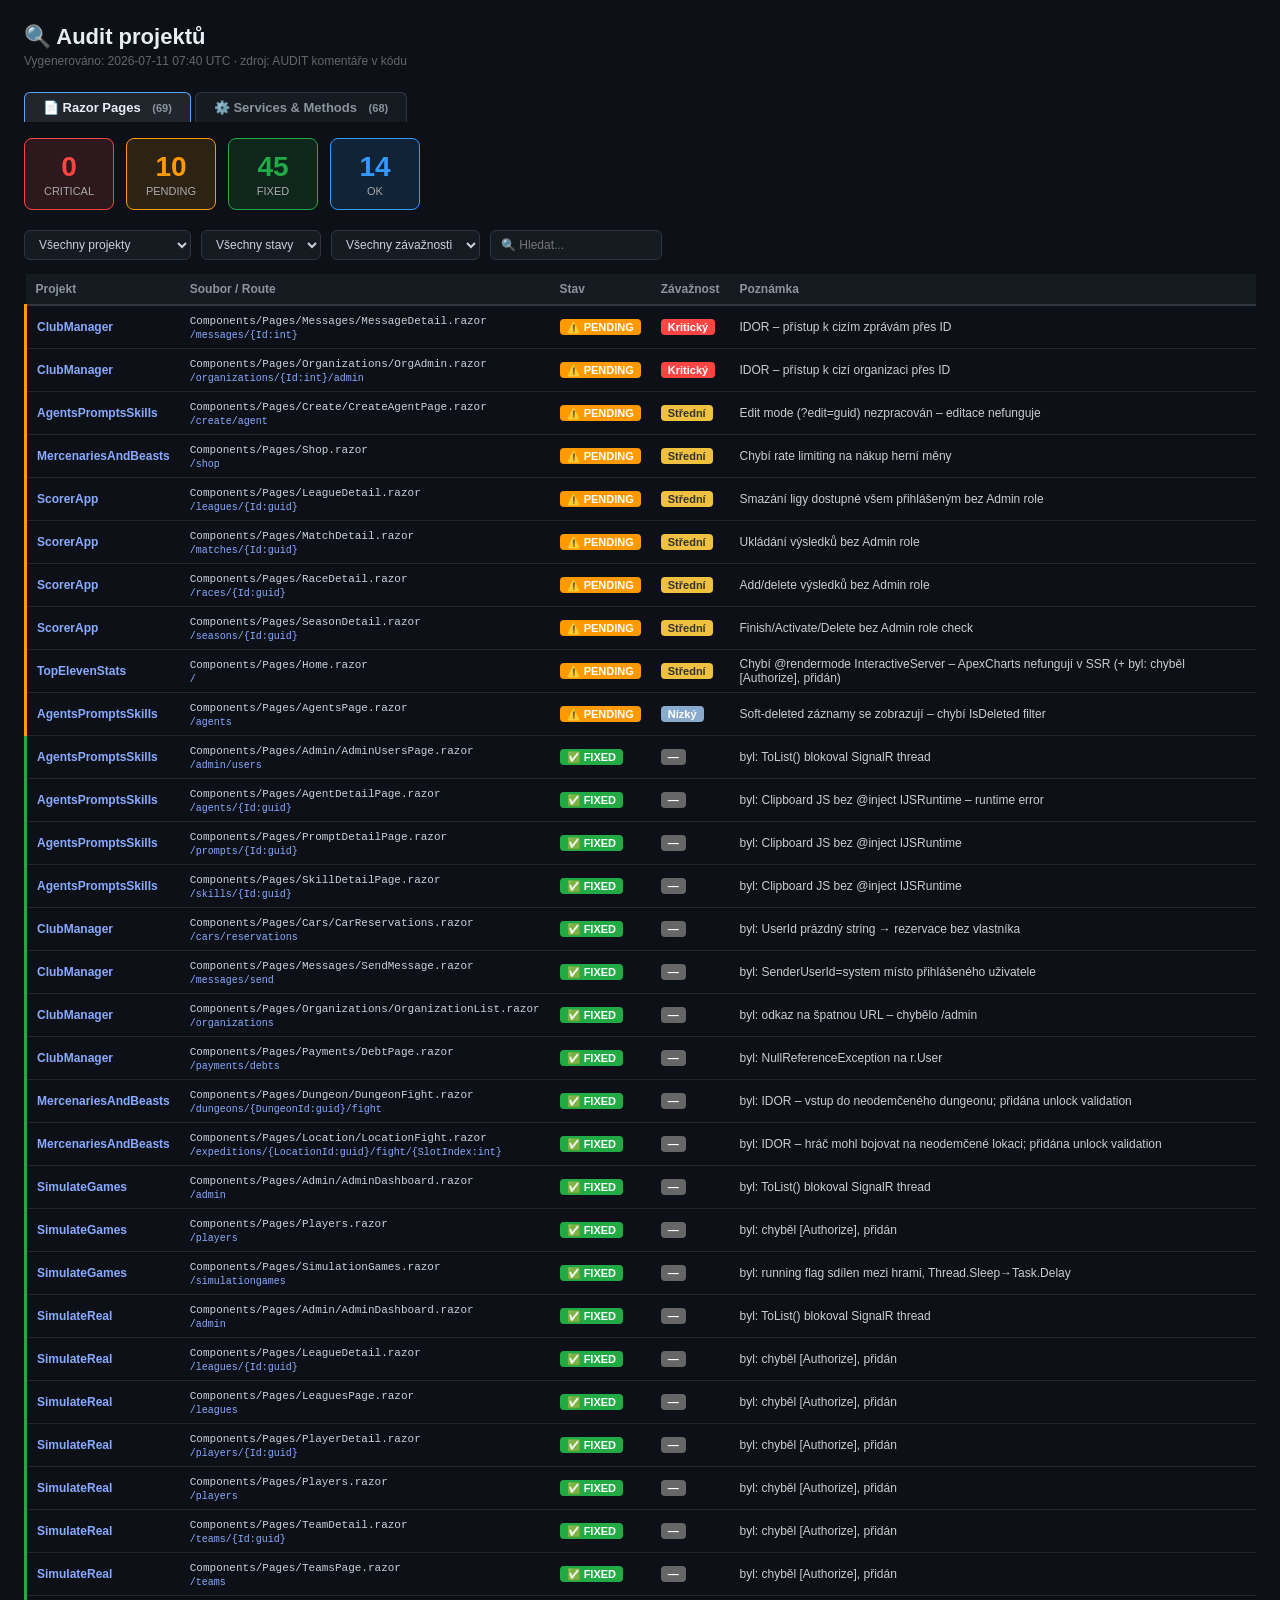
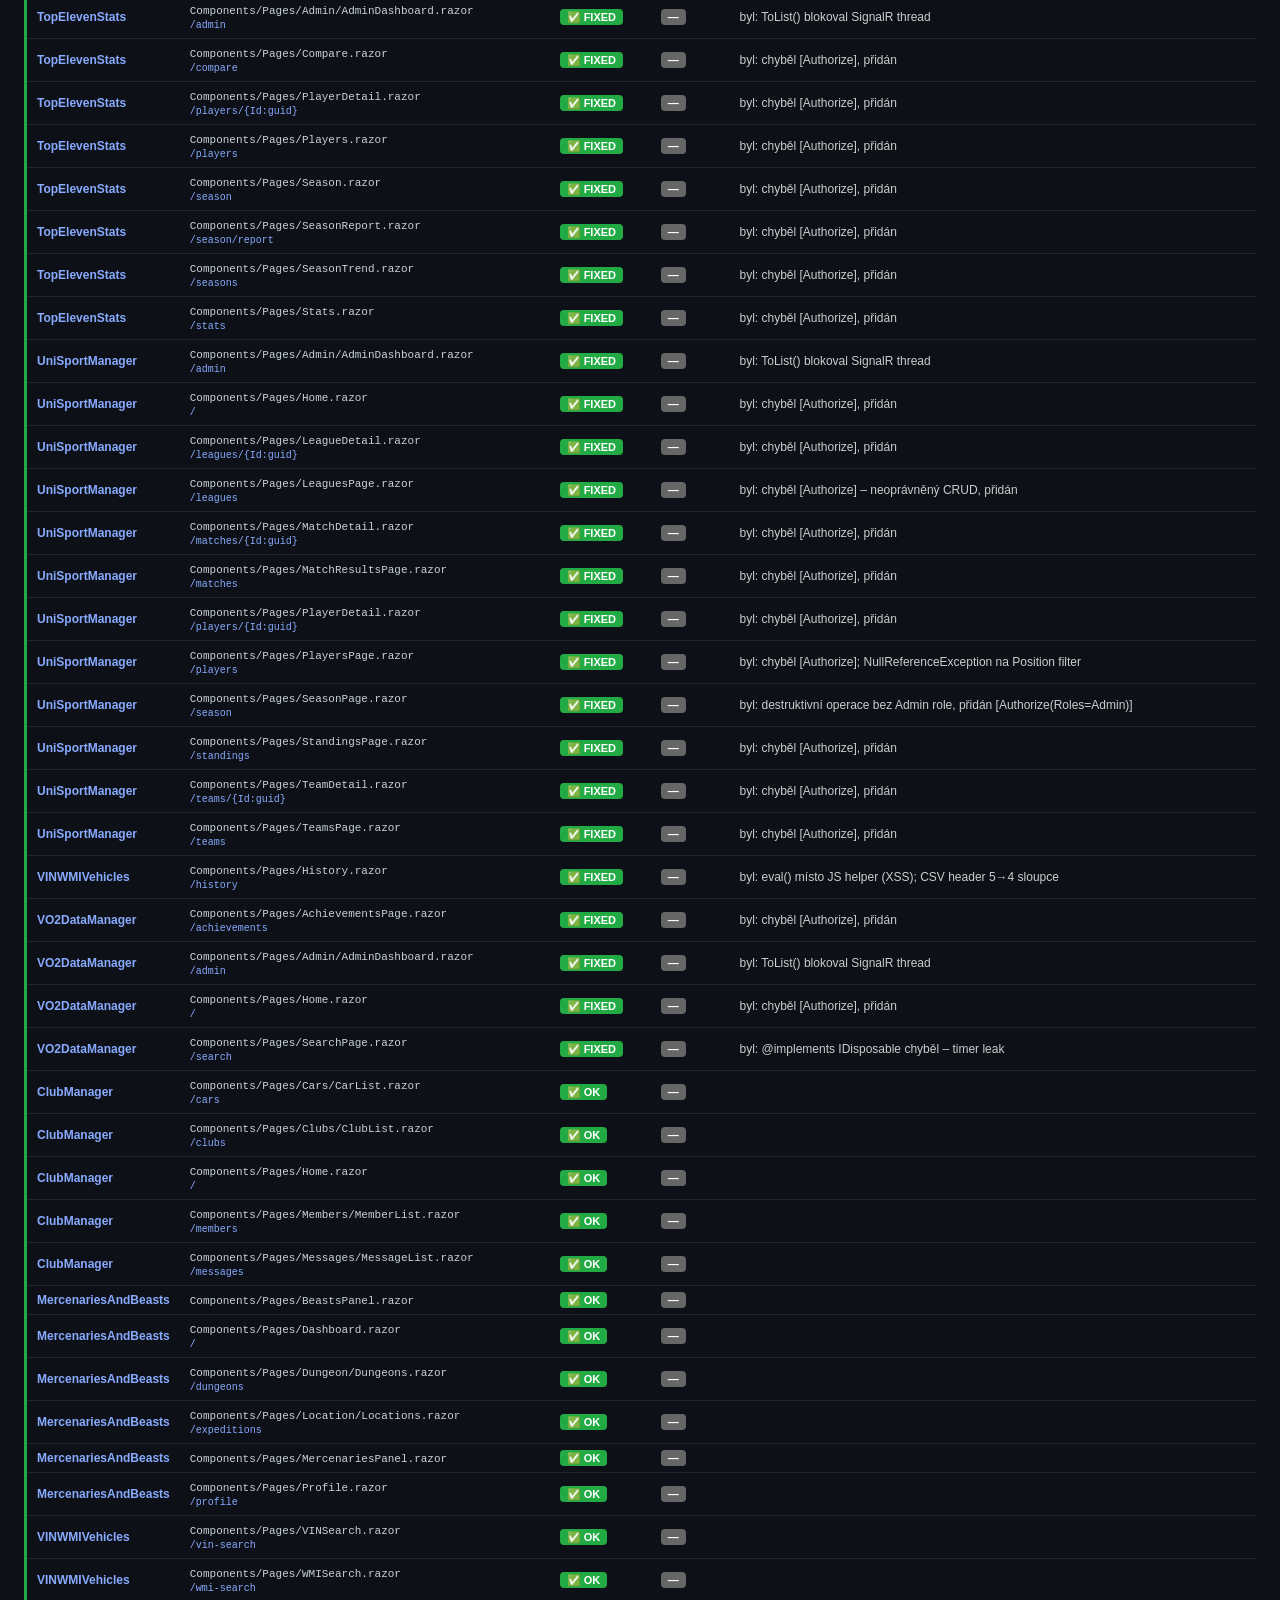
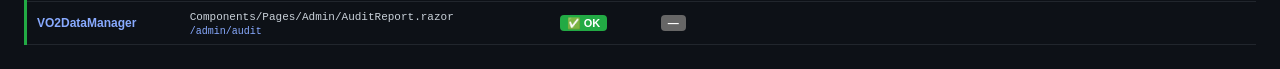
<file: src/VO2DataManager.Web/PrivateContent/audit-report.html>
<!doctype html>
<html lang="cs">
<head>
<meta charset="utf-8">
<title>Audit projektů — 2026-07-11 07:40 UTC</title>
<meta name="viewport" content="width=device-width,initial-scale=1">
<style>
*{box-sizing:border-box;margin:0;padding:0}
body{font-family:-apple-system,BlinkMacSystemFont,"Segoe UI",sans-serif;
     background:#0d1117;color:#c9d1d9;min-height:100vh;padding:24px}
h1{font-size:22px;font-weight:700;margin-bottom:4px;color:#e6edf3}
.sub{font-size:12px;color:#666;margin-bottom:24px}
.tabs{display:flex;gap:4px;margin-bottom:16px}
.tab{padding:7px 18px;border-radius:6px 6px 0 0;cursor:pointer;font-size:13px;
      font-weight:600;border:1px solid #30363d;border-bottom:none;
      background:#161b22;color:#8b949e;transition:all .15s}
.tab.active{background:#21262d;color:#e6edf3;border-color:#58a6ff}
.panel{display:none}.panel.active{display:block}
.stats{display:flex;gap:12px;flex-wrap:wrap;margin-bottom:20px}
.filters{display:flex;gap:10px;flex-wrap:wrap;margin-bottom:14px}
select,input{background:#161b22;border:1px solid #30363d;color:#c9d1d9;
             padding:6px 10px;border-radius:6px;font-size:12px;outline:none}
select:focus,input:focus{border-color:#58a6ff}
table{width:100%;border-collapse:collapse;font-size:12px}
th{background:#161b22;border-bottom:2px solid #30363d;padding:8px 10px;
    text-align:left;color:#8b949e;font-weight:600;position:sticky;top:0}
td{padding:7px 10px;border-bottom:1px solid #21262d;vertical-align:middle}
tr:hover td{background:#161b22}
tr[data-status="CRITICAL"] td:first-child{border-left:3px solid #FF4444}
tr[data-status="PENDING"]  td:first-child{border-left:3px solid #FF9900}
tr[data-status="FIXED"]    td:first-child{border-left:3px solid #22AA44}
tr[data-status="OK"]       td:first-child{border-left:3px solid #22AA44}
.hidden{display:none!important}
.cnt{font-size:11px;color:#8b949e;margin-left:8px}
@media(max-width:600px){
  .stats{gap:8px} td,th{padding:5px 6px;font-size:11px}
}
</style>
</head>
<body>
<h1>🔍 Audit projektů</h1>
<div class="sub">Vygenerováno: 2026-07-11 07:40 UTC · zdroj: AUDIT komentáře v kódu</div>

<div class="tabs">
  <div class="tab active" onclick="showTab('pages',this)">
    📄 Razor Pages
    <span class="cnt">(69)</span>
  </div>
  <div class="tab" onclick="showTab('services',this)">
    ⚙️ Services &amp; Methods
    <span class="cnt">(68)</span>
  </div>
</div>

<!-- PAGES -->
<div id="pages" class="panel active">
  <div class="stats">
    <div style="background:#FF444422;border:1px solid #FF4444;border-radius:8px;padding:12px 18px;text-align:center;min-width:90px"><div style="font-size:28px;font-weight:700;color:#FF4444">0</div><div style="font-size:11px;color:#aaa;margin-top:2px">CRITICAL</div></div>
    <div style="background:#FF990022;border:1px solid #FF9900;border-radius:8px;padding:12px 18px;text-align:center;min-width:90px"><div style="font-size:28px;font-weight:700;color:#FF9900">10</div><div style="font-size:11px;color:#aaa;margin-top:2px">PENDING</div></div>
    <div style="background:#22AA4422;border:1px solid #22AA44;border-radius:8px;padding:12px 18px;text-align:center;min-width:90px"><div style="font-size:28px;font-weight:700;color:#22AA44">45</div><div style="font-size:11px;color:#aaa;margin-top:2px">FIXED</div></div>
    <div style="background:#3399FF22;border:1px solid #3399FF;border-radius:8px;padding:12px 18px;text-align:center;min-width:90px"><div style="font-size:28px;font-weight:700;color:#3399FF">14</div><div style="font-size:11px;color:#aaa;margin-top:2px">OK</div></div>
  </div>
  <div class="filters">
    <select onchange="filter('pages')" id="pages-proj">
      <option value="">Všechny projekty</option>
      <option value="AgentsPromptsSkills">AgentsPromptsSkills</option><option value="ClubManager">ClubManager</option><option value="MercenariesAndBeasts">MercenariesAndBeasts</option><option value="ScorerApp">ScorerApp</option><option value="SimulateGames">SimulateGames</option><option value="SimulateReal">SimulateReal</option><option value="TopElevenStats">TopElevenStats</option><option value="UniSportManager">UniSportManager</option><option value="VINWMIVehicles">VINWMIVehicles</option><option value="VO2DataManager">VO2DataManager</option>
    </select>
    <select onchange="filter('pages')" id="pages-status">
      <option value="">Všechny stavy</option>
      <option>CRITICAL</option><option>PENDING</option>
      <option>FIXED</option><option>OK</option>
    </select>
    <select onchange="filter('pages')" id="pages-sev">
      <option value="">Všechny závažnosti</option>
      <option>Kritický</option><option>Vysoký</option>
      <option>Střední</option><option>Nízký</option>
    </select>
    <input placeholder="🔍 Hledat..." oninput="filter('pages')" id="pages-search">
  </div>
  <table id="pages-table">
    <thead><tr>
      <th>Projekt</th><th>Soubor / Route</th><th>Stav</th>
      <th>Závažnost</th><th>Poznámka</th>
    </tr></thead>
    <tbody><tr data-project="ClubManager" data-status="PENDING" data-sev="Kritický"><td><span style="color:#8af;font-weight:600">ClubManager</span></td><td><span style="font-family:monospace;font-size:11px">Components/Pages/Messages/MessageDetail.razor</span><br><code style="font-size:10px;color:#8af">/messages/{Id:int}</code></td><td><span style="background:#FF9900;color:#fff;padding:2px 7px;border-radius:4px;font-size:11px;font-weight:600;white-space:nowrap">⚠️ PENDING</span></td><td><span style="background:#FF4444;color:#fff;padding:2px 7px;border-radius:4px;font-size:11px;font-weight:600;white-space:nowrap">Kritický</span></td><td style="font-size:12px;color:#ccc">IDOR – přístup k cizím zprávám přes ID</td></tr>
<tr data-project="ClubManager" data-status="PENDING" data-sev="Kritický"><td><span style="color:#8af;font-weight:600">ClubManager</span></td><td><span style="font-family:monospace;font-size:11px">Components/Pages/Organizations/OrgAdmin.razor</span><br><code style="font-size:10px;color:#8af">/organizations/{Id:int}/admin</code></td><td><span style="background:#FF9900;color:#fff;padding:2px 7px;border-radius:4px;font-size:11px;font-weight:600;white-space:nowrap">⚠️ PENDING</span></td><td><span style="background:#FF4444;color:#fff;padding:2px 7px;border-radius:4px;font-size:11px;font-weight:600;white-space:nowrap">Kritický</span></td><td style="font-size:12px;color:#ccc">IDOR – přístup k cizí organizaci přes ID</td></tr>
<tr data-project="AgentsPromptsSkills" data-status="PENDING" data-sev="Střední"><td><span style="color:#8af;font-weight:600">AgentsPromptsSkills</span></td><td><span style="font-family:monospace;font-size:11px">Components/Pages/Create/CreateAgentPage.razor</span><br><code style="font-size:10px;color:#8af">/create/agent</code></td><td><span style="background:#FF9900;color:#fff;padding:2px 7px;border-radius:4px;font-size:11px;font-weight:600;white-space:nowrap">⚠️ PENDING</span></td><td><span style="background:#F0C040;color:#333;padding:2px 7px;border-radius:4px;font-size:11px;font-weight:600;white-space:nowrap">Střední</span></td><td style="font-size:12px;color:#ccc">Edit mode (?edit=guid) nezpracován – editace nefunguje</td></tr>
<tr data-project="MercenariesAndBeasts" data-status="PENDING" data-sev="Střední"><td><span style="color:#8af;font-weight:600">MercenariesAndBeasts</span></td><td><span style="font-family:monospace;font-size:11px">Components/Pages/Shop.razor</span><br><code style="font-size:10px;color:#8af">/shop</code></td><td><span style="background:#FF9900;color:#fff;padding:2px 7px;border-radius:4px;font-size:11px;font-weight:600;white-space:nowrap">⚠️ PENDING</span></td><td><span style="background:#F0C040;color:#333;padding:2px 7px;border-radius:4px;font-size:11px;font-weight:600;white-space:nowrap">Střední</span></td><td style="font-size:12px;color:#ccc">Chybí rate limiting na nákup herní měny</td></tr>
<tr data-project="ScorerApp" data-status="PENDING" data-sev="Střední"><td><span style="color:#8af;font-weight:600">ScorerApp</span></td><td><span style="font-family:monospace;font-size:11px">Components/Pages/LeagueDetail.razor</span><br><code style="font-size:10px;color:#8af">/leagues/{Id:guid}</code></td><td><span style="background:#FF9900;color:#fff;padding:2px 7px;border-radius:4px;font-size:11px;font-weight:600;white-space:nowrap">⚠️ PENDING</span></td><td><span style="background:#F0C040;color:#333;padding:2px 7px;border-radius:4px;font-size:11px;font-weight:600;white-space:nowrap">Střední</span></td><td style="font-size:12px;color:#ccc">Smazání ligy dostupné všem přihlášeným bez Admin role</td></tr>
<tr data-project="ScorerApp" data-status="PENDING" data-sev="Střední"><td><span style="color:#8af;font-weight:600">ScorerApp</span></td><td><span style="font-family:monospace;font-size:11px">Components/Pages/MatchDetail.razor</span><br><code style="font-size:10px;color:#8af">/matches/{Id:guid}</code></td><td><span style="background:#FF9900;color:#fff;padding:2px 7px;border-radius:4px;font-size:11px;font-weight:600;white-space:nowrap">⚠️ PENDING</span></td><td><span style="background:#F0C040;color:#333;padding:2px 7px;border-radius:4px;font-size:11px;font-weight:600;white-space:nowrap">Střední</span></td><td style="font-size:12px;color:#ccc">Ukládání výsledků bez Admin role</td></tr>
<tr data-project="ScorerApp" data-status="PENDING" data-sev="Střední"><td><span style="color:#8af;font-weight:600">ScorerApp</span></td><td><span style="font-family:monospace;font-size:11px">Components/Pages/RaceDetail.razor</span><br><code style="font-size:10px;color:#8af">/races/{Id:guid}</code></td><td><span style="background:#FF9900;color:#fff;padding:2px 7px;border-radius:4px;font-size:11px;font-weight:600;white-space:nowrap">⚠️ PENDING</span></td><td><span style="background:#F0C040;color:#333;padding:2px 7px;border-radius:4px;font-size:11px;font-weight:600;white-space:nowrap">Střední</span></td><td style="font-size:12px;color:#ccc">Add/delete výsledků bez Admin role</td></tr>
<tr data-project="ScorerApp" data-status="PENDING" data-sev="Střední"><td><span style="color:#8af;font-weight:600">ScorerApp</span></td><td><span style="font-family:monospace;font-size:11px">Components/Pages/SeasonDetail.razor</span><br><code style="font-size:10px;color:#8af">/seasons/{Id:guid}</code></td><td><span style="background:#FF9900;color:#fff;padding:2px 7px;border-radius:4px;font-size:11px;font-weight:600;white-space:nowrap">⚠️ PENDING</span></td><td><span style="background:#F0C040;color:#333;padding:2px 7px;border-radius:4px;font-size:11px;font-weight:600;white-space:nowrap">Střední</span></td><td style="font-size:12px;color:#ccc">Finish/Activate/Delete bez Admin role check</td></tr>
<tr data-project="TopElevenStats" data-status="PENDING" data-sev="Střední"><td><span style="color:#8af;font-weight:600">TopElevenStats</span></td><td><span style="font-family:monospace;font-size:11px">Components/Pages/Home.razor</span><br><code style="font-size:10px;color:#8af">/</code></td><td><span style="background:#FF9900;color:#fff;padding:2px 7px;border-radius:4px;font-size:11px;font-weight:600;white-space:nowrap">⚠️ PENDING</span></td><td><span style="background:#F0C040;color:#333;padding:2px 7px;border-radius:4px;font-size:11px;font-weight:600;white-space:nowrap">Střední</span></td><td style="font-size:12px;color:#ccc">Chybí @rendermode InteractiveServer – ApexCharts nefungují v SSR (+ byl: chyběl [Authorize], přidán)</td></tr>
<tr data-project="AgentsPromptsSkills" data-status="PENDING" data-sev="Nízký"><td><span style="color:#8af;font-weight:600">AgentsPromptsSkills</span></td><td><span style="font-family:monospace;font-size:11px">Components/Pages/AgentsPage.razor</span><br><code style="font-size:10px;color:#8af">/agents</code></td><td><span style="background:#FF9900;color:#fff;padding:2px 7px;border-radius:4px;font-size:11px;font-weight:600;white-space:nowrap">⚠️ PENDING</span></td><td><span style="background:#88AACC;color:#fff;padding:2px 7px;border-radius:4px;font-size:11px;font-weight:600;white-space:nowrap">Nízký</span></td><td style="font-size:12px;color:#ccc">Soft-deleted záznamy se zobrazují – chybí IsDeleted filter</td></tr>
<tr data-project="AgentsPromptsSkills" data-status="FIXED" data-sev="—"><td><span style="color:#8af;font-weight:600">AgentsPromptsSkills</span></td><td><span style="font-family:monospace;font-size:11px">Components/Pages/Admin/AdminUsersPage.razor</span><br><code style="font-size:10px;color:#8af">/admin/users</code></td><td><span style="background:#22AA44;color:#fff;padding:2px 7px;border-radius:4px;font-size:11px;font-weight:600;white-space:nowrap">✅ FIXED</span></td><td><span style="background:#666;color:#fff;padding:2px 7px;border-radius:4px;font-size:11px;font-weight:600;white-space:nowrap">—</span></td><td style="font-size:12px;color:#ccc">byl: ToList() blokoval SignalR thread</td></tr>
<tr data-project="AgentsPromptsSkills" data-status="FIXED" data-sev="—"><td><span style="color:#8af;font-weight:600">AgentsPromptsSkills</span></td><td><span style="font-family:monospace;font-size:11px">Components/Pages/AgentDetailPage.razor</span><br><code style="font-size:10px;color:#8af">/agents/{Id:guid}</code></td><td><span style="background:#22AA44;color:#fff;padding:2px 7px;border-radius:4px;font-size:11px;font-weight:600;white-space:nowrap">✅ FIXED</span></td><td><span style="background:#666;color:#fff;padding:2px 7px;border-radius:4px;font-size:11px;font-weight:600;white-space:nowrap">—</span></td><td style="font-size:12px;color:#ccc">byl: Clipboard JS bez @inject IJSRuntime – runtime error</td></tr>
<tr data-project="AgentsPromptsSkills" data-status="FIXED" data-sev="—"><td><span style="color:#8af;font-weight:600">AgentsPromptsSkills</span></td><td><span style="font-family:monospace;font-size:11px">Components/Pages/PromptDetailPage.razor</span><br><code style="font-size:10px;color:#8af">/prompts/{Id:guid}</code></td><td><span style="background:#22AA44;color:#fff;padding:2px 7px;border-radius:4px;font-size:11px;font-weight:600;white-space:nowrap">✅ FIXED</span></td><td><span style="background:#666;color:#fff;padding:2px 7px;border-radius:4px;font-size:11px;font-weight:600;white-space:nowrap">—</span></td><td style="font-size:12px;color:#ccc">byl: Clipboard JS bez @inject IJSRuntime</td></tr>
<tr data-project="AgentsPromptsSkills" data-status="FIXED" data-sev="—"><td><span style="color:#8af;font-weight:600">AgentsPromptsSkills</span></td><td><span style="font-family:monospace;font-size:11px">Components/Pages/SkillDetailPage.razor</span><br><code style="font-size:10px;color:#8af">/skills/{Id:guid}</code></td><td><span style="background:#22AA44;color:#fff;padding:2px 7px;border-radius:4px;font-size:11px;font-weight:600;white-space:nowrap">✅ FIXED</span></td><td><span style="background:#666;color:#fff;padding:2px 7px;border-radius:4px;font-size:11px;font-weight:600;white-space:nowrap">—</span></td><td style="font-size:12px;color:#ccc">byl: Clipboard JS bez @inject IJSRuntime</td></tr>
<tr data-project="ClubManager" data-status="FIXED" data-sev="—"><td><span style="color:#8af;font-weight:600">ClubManager</span></td><td><span style="font-family:monospace;font-size:11px">Components/Pages/Cars/CarReservations.razor</span><br><code style="font-size:10px;color:#8af">/cars/reservations</code></td><td><span style="background:#22AA44;color:#fff;padding:2px 7px;border-radius:4px;font-size:11px;font-weight:600;white-space:nowrap">✅ FIXED</span></td><td><span style="background:#666;color:#fff;padding:2px 7px;border-radius:4px;font-size:11px;font-weight:600;white-space:nowrap">—</span></td><td style="font-size:12px;color:#ccc">byl: UserId prázdný string → rezervace bez vlastníka</td></tr>
<tr data-project="ClubManager" data-status="FIXED" data-sev="—"><td><span style="color:#8af;font-weight:600">ClubManager</span></td><td><span style="font-family:monospace;font-size:11px">Components/Pages/Messages/SendMessage.razor</span><br><code style="font-size:10px;color:#8af">/messages/send</code></td><td><span style="background:#22AA44;color:#fff;padding:2px 7px;border-radius:4px;font-size:11px;font-weight:600;white-space:nowrap">✅ FIXED</span></td><td><span style="background:#666;color:#fff;padding:2px 7px;border-radius:4px;font-size:11px;font-weight:600;white-space:nowrap">—</span></td><td style="font-size:12px;color:#ccc">byl: SenderUserId=system místo přihlášeného uživatele</td></tr>
<tr data-project="ClubManager" data-status="FIXED" data-sev="—"><td><span style="color:#8af;font-weight:600">ClubManager</span></td><td><span style="font-family:monospace;font-size:11px">Components/Pages/Organizations/OrganizationList.razor</span><br><code style="font-size:10px;color:#8af">/organizations</code></td><td><span style="background:#22AA44;color:#fff;padding:2px 7px;border-radius:4px;font-size:11px;font-weight:600;white-space:nowrap">✅ FIXED</span></td><td><span style="background:#666;color:#fff;padding:2px 7px;border-radius:4px;font-size:11px;font-weight:600;white-space:nowrap">—</span></td><td style="font-size:12px;color:#ccc">byl: odkaz na špatnou URL – chybělo /admin</td></tr>
<tr data-project="ClubManager" data-status="FIXED" data-sev="—"><td><span style="color:#8af;font-weight:600">ClubManager</span></td><td><span style="font-family:monospace;font-size:11px">Components/Pages/Payments/DebtPage.razor</span><br><code style="font-size:10px;color:#8af">/payments/debts</code></td><td><span style="background:#22AA44;color:#fff;padding:2px 7px;border-radius:4px;font-size:11px;font-weight:600;white-space:nowrap">✅ FIXED</span></td><td><span style="background:#666;color:#fff;padding:2px 7px;border-radius:4px;font-size:11px;font-weight:600;white-space:nowrap">—</span></td><td style="font-size:12px;color:#ccc">byl: NullReferenceException na r.User</td></tr>
<tr data-project="MercenariesAndBeasts" data-status="FIXED" data-sev="—"><td><span style="color:#8af;font-weight:600">MercenariesAndBeasts</span></td><td><span style="font-family:monospace;font-size:11px">Components/Pages/Dungeon/DungeonFight.razor</span><br><code style="font-size:10px;color:#8af">/dungeons/{DungeonId:guid}/fight</code></td><td><span style="background:#22AA44;color:#fff;padding:2px 7px;border-radius:4px;font-size:11px;font-weight:600;white-space:nowrap">✅ FIXED</span></td><td><span style="background:#666;color:#fff;padding:2px 7px;border-radius:4px;font-size:11px;font-weight:600;white-space:nowrap">—</span></td><td style="font-size:12px;color:#ccc">byl: IDOR – vstup do neodemčeného dungeonu; přidána unlock validation</td></tr>
<tr data-project="MercenariesAndBeasts" data-status="FIXED" data-sev="—"><td><span style="color:#8af;font-weight:600">MercenariesAndBeasts</span></td><td><span style="font-family:monospace;font-size:11px">Components/Pages/Location/LocationFight.razor</span><br><code style="font-size:10px;color:#8af">/expeditions/{LocationId:guid}/fight/{SlotIndex:int}</code></td><td><span style="background:#22AA44;color:#fff;padding:2px 7px;border-radius:4px;font-size:11px;font-weight:600;white-space:nowrap">✅ FIXED</span></td><td><span style="background:#666;color:#fff;padding:2px 7px;border-radius:4px;font-size:11px;font-weight:600;white-space:nowrap">—</span></td><td style="font-size:12px;color:#ccc">byl: IDOR – hráč mohl bojovat na neodemčené lokaci; přidána unlock validation</td></tr>
<tr data-project="SimulateGames" data-status="FIXED" data-sev="—"><td><span style="color:#8af;font-weight:600">SimulateGames</span></td><td><span style="font-family:monospace;font-size:11px">Components/Pages/Admin/AdminDashboard.razor</span><br><code style="font-size:10px;color:#8af">/admin</code></td><td><span style="background:#22AA44;color:#fff;padding:2px 7px;border-radius:4px;font-size:11px;font-weight:600;white-space:nowrap">✅ FIXED</span></td><td><span style="background:#666;color:#fff;padding:2px 7px;border-radius:4px;font-size:11px;font-weight:600;white-space:nowrap">—</span></td><td style="font-size:12px;color:#ccc">byl: ToList() blokoval SignalR thread</td></tr>
<tr data-project="SimulateGames" data-status="FIXED" data-sev="—"><td><span style="color:#8af;font-weight:600">SimulateGames</span></td><td><span style="font-family:monospace;font-size:11px">Components/Pages/Players.razor</span><br><code style="font-size:10px;color:#8af">/players</code></td><td><span style="background:#22AA44;color:#fff;padding:2px 7px;border-radius:4px;font-size:11px;font-weight:600;white-space:nowrap">✅ FIXED</span></td><td><span style="background:#666;color:#fff;padding:2px 7px;border-radius:4px;font-size:11px;font-weight:600;white-space:nowrap">—</span></td><td style="font-size:12px;color:#ccc">byl: chyběl [Authorize], přidán</td></tr>
<tr data-project="SimulateGames" data-status="FIXED" data-sev="—"><td><span style="color:#8af;font-weight:600">SimulateGames</span></td><td><span style="font-family:monospace;font-size:11px">Components/Pages/SimulationGames.razor</span><br><code style="font-size:10px;color:#8af">/simulationgames</code></td><td><span style="background:#22AA44;color:#fff;padding:2px 7px;border-radius:4px;font-size:11px;font-weight:600;white-space:nowrap">✅ FIXED</span></td><td><span style="background:#666;color:#fff;padding:2px 7px;border-radius:4px;font-size:11px;font-weight:600;white-space:nowrap">—</span></td><td style="font-size:12px;color:#ccc">byl: running flag sdílen mezi hrami, Thread.Sleep→Task.Delay</td></tr>
<tr data-project="SimulateReal" data-status="FIXED" data-sev="—"><td><span style="color:#8af;font-weight:600">SimulateReal</span></td><td><span style="font-family:monospace;font-size:11px">Components/Pages/Admin/AdminDashboard.razor</span><br><code style="font-size:10px;color:#8af">/admin</code></td><td><span style="background:#22AA44;color:#fff;padding:2px 7px;border-radius:4px;font-size:11px;font-weight:600;white-space:nowrap">✅ FIXED</span></td><td><span style="background:#666;color:#fff;padding:2px 7px;border-radius:4px;font-size:11px;font-weight:600;white-space:nowrap">—</span></td><td style="font-size:12px;color:#ccc">byl: ToList() blokoval SignalR thread</td></tr>
<tr data-project="SimulateReal" data-status="FIXED" data-sev="—"><td><span style="color:#8af;font-weight:600">SimulateReal</span></td><td><span style="font-family:monospace;font-size:11px">Components/Pages/LeagueDetail.razor</span><br><code style="font-size:10px;color:#8af">/leagues/{Id:guid}</code></td><td><span style="background:#22AA44;color:#fff;padding:2px 7px;border-radius:4px;font-size:11px;font-weight:600;white-space:nowrap">✅ FIXED</span></td><td><span style="background:#666;color:#fff;padding:2px 7px;border-radius:4px;font-size:11px;font-weight:600;white-space:nowrap">—</span></td><td style="font-size:12px;color:#ccc">byl: chyběl [Authorize], přidán</td></tr>
<tr data-project="SimulateReal" data-status="FIXED" data-sev="—"><td><span style="color:#8af;font-weight:600">SimulateReal</span></td><td><span style="font-family:monospace;font-size:11px">Components/Pages/LeaguesPage.razor</span><br><code style="font-size:10px;color:#8af">/leagues</code></td><td><span style="background:#22AA44;color:#fff;padding:2px 7px;border-radius:4px;font-size:11px;font-weight:600;white-space:nowrap">✅ FIXED</span></td><td><span style="background:#666;color:#fff;padding:2px 7px;border-radius:4px;font-size:11px;font-weight:600;white-space:nowrap">—</span></td><td style="font-size:12px;color:#ccc">byl: chyběl [Authorize], přidán</td></tr>
<tr data-project="SimulateReal" data-status="FIXED" data-sev="—"><td><span style="color:#8af;font-weight:600">SimulateReal</span></td><td><span style="font-family:monospace;font-size:11px">Components/Pages/PlayerDetail.razor</span><br><code style="font-size:10px;color:#8af">/players/{Id:guid}</code></td><td><span style="background:#22AA44;color:#fff;padding:2px 7px;border-radius:4px;font-size:11px;font-weight:600;white-space:nowrap">✅ FIXED</span></td><td><span style="background:#666;color:#fff;padding:2px 7px;border-radius:4px;font-size:11px;font-weight:600;white-space:nowrap">—</span></td><td style="font-size:12px;color:#ccc">byl: chyběl [Authorize], přidán</td></tr>
<tr data-project="SimulateReal" data-status="FIXED" data-sev="—"><td><span style="color:#8af;font-weight:600">SimulateReal</span></td><td><span style="font-family:monospace;font-size:11px">Components/Pages/Players.razor</span><br><code style="font-size:10px;color:#8af">/players</code></td><td><span style="background:#22AA44;color:#fff;padding:2px 7px;border-radius:4px;font-size:11px;font-weight:600;white-space:nowrap">✅ FIXED</span></td><td><span style="background:#666;color:#fff;padding:2px 7px;border-radius:4px;font-size:11px;font-weight:600;white-space:nowrap">—</span></td><td style="font-size:12px;color:#ccc">byl: chyběl [Authorize], přidán</td></tr>
<tr data-project="SimulateReal" data-status="FIXED" data-sev="—"><td><span style="color:#8af;font-weight:600">SimulateReal</span></td><td><span style="font-family:monospace;font-size:11px">Components/Pages/TeamDetail.razor</span><br><code style="font-size:10px;color:#8af">/teams/{Id:guid}</code></td><td><span style="background:#22AA44;color:#fff;padding:2px 7px;border-radius:4px;font-size:11px;font-weight:600;white-space:nowrap">✅ FIXED</span></td><td><span style="background:#666;color:#fff;padding:2px 7px;border-radius:4px;font-size:11px;font-weight:600;white-space:nowrap">—</span></td><td style="font-size:12px;color:#ccc">byl: chyběl [Authorize], přidán</td></tr>
<tr data-project="SimulateReal" data-status="FIXED" data-sev="—"><td><span style="color:#8af;font-weight:600">SimulateReal</span></td><td><span style="font-family:monospace;font-size:11px">Components/Pages/TeamsPage.razor</span><br><code style="font-size:10px;color:#8af">/teams</code></td><td><span style="background:#22AA44;color:#fff;padding:2px 7px;border-radius:4px;font-size:11px;font-weight:600;white-space:nowrap">✅ FIXED</span></td><td><span style="background:#666;color:#fff;padding:2px 7px;border-radius:4px;font-size:11px;font-weight:600;white-space:nowrap">—</span></td><td style="font-size:12px;color:#ccc">byl: chyběl [Authorize], přidán</td></tr>
<tr data-project="TopElevenStats" data-status="FIXED" data-sev="—"><td><span style="color:#8af;font-weight:600">TopElevenStats</span></td><td><span style="font-family:monospace;font-size:11px">Components/Pages/Admin/AdminDashboard.razor</span><br><code style="font-size:10px;color:#8af">/admin</code></td><td><span style="background:#22AA44;color:#fff;padding:2px 7px;border-radius:4px;font-size:11px;font-weight:600;white-space:nowrap">✅ FIXED</span></td><td><span style="background:#666;color:#fff;padding:2px 7px;border-radius:4px;font-size:11px;font-weight:600;white-space:nowrap">—</span></td><td style="font-size:12px;color:#ccc">byl: ToList() blokoval SignalR thread</td></tr>
<tr data-project="TopElevenStats" data-status="FIXED" data-sev="—"><td><span style="color:#8af;font-weight:600">TopElevenStats</span></td><td><span style="font-family:monospace;font-size:11px">Components/Pages/Compare.razor</span><br><code style="font-size:10px;color:#8af">/compare</code></td><td><span style="background:#22AA44;color:#fff;padding:2px 7px;border-radius:4px;font-size:11px;font-weight:600;white-space:nowrap">✅ FIXED</span></td><td><span style="background:#666;color:#fff;padding:2px 7px;border-radius:4px;font-size:11px;font-weight:600;white-space:nowrap">—</span></td><td style="font-size:12px;color:#ccc">byl: chyběl [Authorize], přidán</td></tr>
<tr data-project="TopElevenStats" data-status="FIXED" data-sev="—"><td><span style="color:#8af;font-weight:600">TopElevenStats</span></td><td><span style="font-family:monospace;font-size:11px">Components/Pages/PlayerDetail.razor</span><br><code style="font-size:10px;color:#8af">/players/{Id:guid}</code></td><td><span style="background:#22AA44;color:#fff;padding:2px 7px;border-radius:4px;font-size:11px;font-weight:600;white-space:nowrap">✅ FIXED</span></td><td><span style="background:#666;color:#fff;padding:2px 7px;border-radius:4px;font-size:11px;font-weight:600;white-space:nowrap">—</span></td><td style="font-size:12px;color:#ccc">byl: chyběl [Authorize], přidán</td></tr>
<tr data-project="TopElevenStats" data-status="FIXED" data-sev="—"><td><span style="color:#8af;font-weight:600">TopElevenStats</span></td><td><span style="font-family:monospace;font-size:11px">Components/Pages/Players.razor</span><br><code style="font-size:10px;color:#8af">/players</code></td><td><span style="background:#22AA44;color:#fff;padding:2px 7px;border-radius:4px;font-size:11px;font-weight:600;white-space:nowrap">✅ FIXED</span></td><td><span style="background:#666;color:#fff;padding:2px 7px;border-radius:4px;font-size:11px;font-weight:600;white-space:nowrap">—</span></td><td style="font-size:12px;color:#ccc">byl: chyběl [Authorize], přidán</td></tr>
<tr data-project="TopElevenStats" data-status="FIXED" data-sev="—"><td><span style="color:#8af;font-weight:600">TopElevenStats</span></td><td><span style="font-family:monospace;font-size:11px">Components/Pages/Season.razor</span><br><code style="font-size:10px;color:#8af">/season</code></td><td><span style="background:#22AA44;color:#fff;padding:2px 7px;border-radius:4px;font-size:11px;font-weight:600;white-space:nowrap">✅ FIXED</span></td><td><span style="background:#666;color:#fff;padding:2px 7px;border-radius:4px;font-size:11px;font-weight:600;white-space:nowrap">—</span></td><td style="font-size:12px;color:#ccc">byl: chyběl [Authorize], přidán</td></tr>
<tr data-project="TopElevenStats" data-status="FIXED" data-sev="—"><td><span style="color:#8af;font-weight:600">TopElevenStats</span></td><td><span style="font-family:monospace;font-size:11px">Components/Pages/SeasonReport.razor</span><br><code style="font-size:10px;color:#8af">/season/report</code></td><td><span style="background:#22AA44;color:#fff;padding:2px 7px;border-radius:4px;font-size:11px;font-weight:600;white-space:nowrap">✅ FIXED</span></td><td><span style="background:#666;color:#fff;padding:2px 7px;border-radius:4px;font-size:11px;font-weight:600;white-space:nowrap">—</span></td><td style="font-size:12px;color:#ccc">byl: chyběl [Authorize], přidán</td></tr>
<tr data-project="TopElevenStats" data-status="FIXED" data-sev="—"><td><span style="color:#8af;font-weight:600">TopElevenStats</span></td><td><span style="font-family:monospace;font-size:11px">Components/Pages/SeasonTrend.razor</span><br><code style="font-size:10px;color:#8af">/seasons</code></td><td><span style="background:#22AA44;color:#fff;padding:2px 7px;border-radius:4px;font-size:11px;font-weight:600;white-space:nowrap">✅ FIXED</span></td><td><span style="background:#666;color:#fff;padding:2px 7px;border-radius:4px;font-size:11px;font-weight:600;white-space:nowrap">—</span></td><td style="font-size:12px;color:#ccc">byl: chyběl [Authorize], přidán</td></tr>
<tr data-project="TopElevenStats" data-status="FIXED" data-sev="—"><td><span style="color:#8af;font-weight:600">TopElevenStats</span></td><td><span style="font-family:monospace;font-size:11px">Components/Pages/Stats.razor</span><br><code style="font-size:10px;color:#8af">/stats</code></td><td><span style="background:#22AA44;color:#fff;padding:2px 7px;border-radius:4px;font-size:11px;font-weight:600;white-space:nowrap">✅ FIXED</span></td><td><span style="background:#666;color:#fff;padding:2px 7px;border-radius:4px;font-size:11px;font-weight:600;white-space:nowrap">—</span></td><td style="font-size:12px;color:#ccc">byl: chyběl [Authorize], přidán</td></tr>
<tr data-project="UniSportManager" data-status="FIXED" data-sev="—"><td><span style="color:#8af;font-weight:600">UniSportManager</span></td><td><span style="font-family:monospace;font-size:11px">Components/Pages/Admin/AdminDashboard.razor</span><br><code style="font-size:10px;color:#8af">/admin</code></td><td><span style="background:#22AA44;color:#fff;padding:2px 7px;border-radius:4px;font-size:11px;font-weight:600;white-space:nowrap">✅ FIXED</span></td><td><span style="background:#666;color:#fff;padding:2px 7px;border-radius:4px;font-size:11px;font-weight:600;white-space:nowrap">—</span></td><td style="font-size:12px;color:#ccc">byl: ToList() blokoval SignalR thread</td></tr>
<tr data-project="UniSportManager" data-status="FIXED" data-sev="—"><td><span style="color:#8af;font-weight:600">UniSportManager</span></td><td><span style="font-family:monospace;font-size:11px">Components/Pages/Home.razor</span><br><code style="font-size:10px;color:#8af">/</code></td><td><span style="background:#22AA44;color:#fff;padding:2px 7px;border-radius:4px;font-size:11px;font-weight:600;white-space:nowrap">✅ FIXED</span></td><td><span style="background:#666;color:#fff;padding:2px 7px;border-radius:4px;font-size:11px;font-weight:600;white-space:nowrap">—</span></td><td style="font-size:12px;color:#ccc">byl: chyběl [Authorize], přidán</td></tr>
<tr data-project="UniSportManager" data-status="FIXED" data-sev="—"><td><span style="color:#8af;font-weight:600">UniSportManager</span></td><td><span style="font-family:monospace;font-size:11px">Components/Pages/LeagueDetail.razor</span><br><code style="font-size:10px;color:#8af">/leagues/{Id:guid}</code></td><td><span style="background:#22AA44;color:#fff;padding:2px 7px;border-radius:4px;font-size:11px;font-weight:600;white-space:nowrap">✅ FIXED</span></td><td><span style="background:#666;color:#fff;padding:2px 7px;border-radius:4px;font-size:11px;font-weight:600;white-space:nowrap">—</span></td><td style="font-size:12px;color:#ccc">byl: chyběl [Authorize], přidán</td></tr>
<tr data-project="UniSportManager" data-status="FIXED" data-sev="—"><td><span style="color:#8af;font-weight:600">UniSportManager</span></td><td><span style="font-family:monospace;font-size:11px">Components/Pages/LeaguesPage.razor</span><br><code style="font-size:10px;color:#8af">/leagues</code></td><td><span style="background:#22AA44;color:#fff;padding:2px 7px;border-radius:4px;font-size:11px;font-weight:600;white-space:nowrap">✅ FIXED</span></td><td><span style="background:#666;color:#fff;padding:2px 7px;border-radius:4px;font-size:11px;font-weight:600;white-space:nowrap">—</span></td><td style="font-size:12px;color:#ccc">byl: chyběl [Authorize] – neoprávněný CRUD, přidán</td></tr>
<tr data-project="UniSportManager" data-status="FIXED" data-sev="—"><td><span style="color:#8af;font-weight:600">UniSportManager</span></td><td><span style="font-family:monospace;font-size:11px">Components/Pages/MatchDetail.razor</span><br><code style="font-size:10px;color:#8af">/matches/{Id:guid}</code></td><td><span style="background:#22AA44;color:#fff;padding:2px 7px;border-radius:4px;font-size:11px;font-weight:600;white-space:nowrap">✅ FIXED</span></td><td><span style="background:#666;color:#fff;padding:2px 7px;border-radius:4px;font-size:11px;font-weight:600;white-space:nowrap">—</span></td><td style="font-size:12px;color:#ccc">byl: chyběl [Authorize], přidán</td></tr>
<tr data-project="UniSportManager" data-status="FIXED" data-sev="—"><td><span style="color:#8af;font-weight:600">UniSportManager</span></td><td><span style="font-family:monospace;font-size:11px">Components/Pages/MatchResultsPage.razor</span><br><code style="font-size:10px;color:#8af">/matches</code></td><td><span style="background:#22AA44;color:#fff;padding:2px 7px;border-radius:4px;font-size:11px;font-weight:600;white-space:nowrap">✅ FIXED</span></td><td><span style="background:#666;color:#fff;padding:2px 7px;border-radius:4px;font-size:11px;font-weight:600;white-space:nowrap">—</span></td><td style="font-size:12px;color:#ccc">byl: chyběl [Authorize], přidán</td></tr>
<tr data-project="UniSportManager" data-status="FIXED" data-sev="—"><td><span style="color:#8af;font-weight:600">UniSportManager</span></td><td><span style="font-family:monospace;font-size:11px">Components/Pages/PlayerDetail.razor</span><br><code style="font-size:10px;color:#8af">/players/{Id:guid}</code></td><td><span style="background:#22AA44;color:#fff;padding:2px 7px;border-radius:4px;font-size:11px;font-weight:600;white-space:nowrap">✅ FIXED</span></td><td><span style="background:#666;color:#fff;padding:2px 7px;border-radius:4px;font-size:11px;font-weight:600;white-space:nowrap">—</span></td><td style="font-size:12px;color:#ccc">byl: chyběl [Authorize], přidán</td></tr>
<tr data-project="UniSportManager" data-status="FIXED" data-sev="—"><td><span style="color:#8af;font-weight:600">UniSportManager</span></td><td><span style="font-family:monospace;font-size:11px">Components/Pages/PlayersPage.razor</span><br><code style="font-size:10px;color:#8af">/players</code></td><td><span style="background:#22AA44;color:#fff;padding:2px 7px;border-radius:4px;font-size:11px;font-weight:600;white-space:nowrap">✅ FIXED</span></td><td><span style="background:#666;color:#fff;padding:2px 7px;border-radius:4px;font-size:11px;font-weight:600;white-space:nowrap">—</span></td><td style="font-size:12px;color:#ccc">byl: chyběl [Authorize]; NullReferenceException na Position filter</td></tr>
<tr data-project="UniSportManager" data-status="FIXED" data-sev="—"><td><span style="color:#8af;font-weight:600">UniSportManager</span></td><td><span style="font-family:monospace;font-size:11px">Components/Pages/SeasonPage.razor</span><br><code style="font-size:10px;color:#8af">/season</code></td><td><span style="background:#22AA44;color:#fff;padding:2px 7px;border-radius:4px;font-size:11px;font-weight:600;white-space:nowrap">✅ FIXED</span></td><td><span style="background:#666;color:#fff;padding:2px 7px;border-radius:4px;font-size:11px;font-weight:600;white-space:nowrap">—</span></td><td style="font-size:12px;color:#ccc">byl: destruktivní operace bez Admin role, přidán [Authorize(Roles=Admin)]</td></tr>
<tr data-project="UniSportManager" data-status="FIXED" data-sev="—"><td><span style="color:#8af;font-weight:600">UniSportManager</span></td><td><span style="font-family:monospace;font-size:11px">Components/Pages/StandingsPage.razor</span><br><code style="font-size:10px;color:#8af">/standings</code></td><td><span style="background:#22AA44;color:#fff;padding:2px 7px;border-radius:4px;font-size:11px;font-weight:600;white-space:nowrap">✅ FIXED</span></td><td><span style="background:#666;color:#fff;padding:2px 7px;border-radius:4px;font-size:11px;font-weight:600;white-space:nowrap">—</span></td><td style="font-size:12px;color:#ccc">byl: chyběl [Authorize], přidán</td></tr>
<tr data-project="UniSportManager" data-status="FIXED" data-sev="—"><td><span style="color:#8af;font-weight:600">UniSportManager</span></td><td><span style="font-family:monospace;font-size:11px">Components/Pages/TeamDetail.razor</span><br><code style="font-size:10px;color:#8af">/teams/{Id:guid}</code></td><td><span style="background:#22AA44;color:#fff;padding:2px 7px;border-radius:4px;font-size:11px;font-weight:600;white-space:nowrap">✅ FIXED</span></td><td><span style="background:#666;color:#fff;padding:2px 7px;border-radius:4px;font-size:11px;font-weight:600;white-space:nowrap">—</span></td><td style="font-size:12px;color:#ccc">byl: chyběl [Authorize], přidán</td></tr>
<tr data-project="UniSportManager" data-status="FIXED" data-sev="—"><td><span style="color:#8af;font-weight:600">UniSportManager</span></td><td><span style="font-family:monospace;font-size:11px">Components/Pages/TeamsPage.razor</span><br><code style="font-size:10px;color:#8af">/teams</code></td><td><span style="background:#22AA44;color:#fff;padding:2px 7px;border-radius:4px;font-size:11px;font-weight:600;white-space:nowrap">✅ FIXED</span></td><td><span style="background:#666;color:#fff;padding:2px 7px;border-radius:4px;font-size:11px;font-weight:600;white-space:nowrap">—</span></td><td style="font-size:12px;color:#ccc">byl: chyběl [Authorize], přidán</td></tr>
<tr data-project="VINWMIVehicles" data-status="FIXED" data-sev="—"><td><span style="color:#8af;font-weight:600">VINWMIVehicles</span></td><td><span style="font-family:monospace;font-size:11px">Components/Pages/History.razor</span><br><code style="font-size:10px;color:#8af">/history</code></td><td><span style="background:#22AA44;color:#fff;padding:2px 7px;border-radius:4px;font-size:11px;font-weight:600;white-space:nowrap">✅ FIXED</span></td><td><span style="background:#666;color:#fff;padding:2px 7px;border-radius:4px;font-size:11px;font-weight:600;white-space:nowrap">—</span></td><td style="font-size:12px;color:#ccc">byl: eval() místo JS helper (XSS); CSV header 5→4 sloupce</td></tr>
<tr data-project="VO2DataManager" data-status="FIXED" data-sev="—"><td><span style="color:#8af;font-weight:600">VO2DataManager</span></td><td><span style="font-family:monospace;font-size:11px">Components/Pages/AchievementsPage.razor</span><br><code style="font-size:10px;color:#8af">/achievements</code></td><td><span style="background:#22AA44;color:#fff;padding:2px 7px;border-radius:4px;font-size:11px;font-weight:600;white-space:nowrap">✅ FIXED</span></td><td><span style="background:#666;color:#fff;padding:2px 7px;border-radius:4px;font-size:11px;font-weight:600;white-space:nowrap">—</span></td><td style="font-size:12px;color:#ccc">byl: chyběl [Authorize], přidán</td></tr>
<tr data-project="VO2DataManager" data-status="FIXED" data-sev="—"><td><span style="color:#8af;font-weight:600">VO2DataManager</span></td><td><span style="font-family:monospace;font-size:11px">Components/Pages/Admin/AdminDashboard.razor</span><br><code style="font-size:10px;color:#8af">/admin</code></td><td><span style="background:#22AA44;color:#fff;padding:2px 7px;border-radius:4px;font-size:11px;font-weight:600;white-space:nowrap">✅ FIXED</span></td><td><span style="background:#666;color:#fff;padding:2px 7px;border-radius:4px;font-size:11px;font-weight:600;white-space:nowrap">—</span></td><td style="font-size:12px;color:#ccc">byl: ToList() blokoval SignalR thread</td></tr>
<tr data-project="VO2DataManager" data-status="FIXED" data-sev="—"><td><span style="color:#8af;font-weight:600">VO2DataManager</span></td><td><span style="font-family:monospace;font-size:11px">Components/Pages/Home.razor</span><br><code style="font-size:10px;color:#8af">/</code></td><td><span style="background:#22AA44;color:#fff;padding:2px 7px;border-radius:4px;font-size:11px;font-weight:600;white-space:nowrap">✅ FIXED</span></td><td><span style="background:#666;color:#fff;padding:2px 7px;border-radius:4px;font-size:11px;font-weight:600;white-space:nowrap">—</span></td><td style="font-size:12px;color:#ccc">byl: chyběl [Authorize], přidán</td></tr>
<tr data-project="VO2DataManager" data-status="FIXED" data-sev="—"><td><span style="color:#8af;font-weight:600">VO2DataManager</span></td><td><span style="font-family:monospace;font-size:11px">Components/Pages/SearchPage.razor</span><br><code style="font-size:10px;color:#8af">/search</code></td><td><span style="background:#22AA44;color:#fff;padding:2px 7px;border-radius:4px;font-size:11px;font-weight:600;white-space:nowrap">✅ FIXED</span></td><td><span style="background:#666;color:#fff;padding:2px 7px;border-radius:4px;font-size:11px;font-weight:600;white-space:nowrap">—</span></td><td style="font-size:12px;color:#ccc">byl: @implements IDisposable chyběl – timer leak</td></tr>
<tr data-project="ClubManager" data-status="OK" data-sev="—"><td><span style="color:#8af;font-weight:600">ClubManager</span></td><td><span style="font-family:monospace;font-size:11px">Components/Pages/Cars/CarList.razor</span><br><code style="font-size:10px;color:#8af">/cars</code></td><td><span style="background:#22AA44;color:#fff;padding:2px 7px;border-radius:4px;font-size:11px;font-weight:600;white-space:nowrap">✅ OK</span></td><td><span style="background:#666;color:#fff;padding:2px 7px;border-radius:4px;font-size:11px;font-weight:600;white-space:nowrap">—</span></td><td style="font-size:12px;color:#ccc"></td></tr>
<tr data-project="ClubManager" data-status="OK" data-sev="—"><td><span style="color:#8af;font-weight:600">ClubManager</span></td><td><span style="font-family:monospace;font-size:11px">Components/Pages/Clubs/ClubList.razor</span><br><code style="font-size:10px;color:#8af">/clubs</code></td><td><span style="background:#22AA44;color:#fff;padding:2px 7px;border-radius:4px;font-size:11px;font-weight:600;white-space:nowrap">✅ OK</span></td><td><span style="background:#666;color:#fff;padding:2px 7px;border-radius:4px;font-size:11px;font-weight:600;white-space:nowrap">—</span></td><td style="font-size:12px;color:#ccc"></td></tr>
<tr data-project="ClubManager" data-status="OK" data-sev="—"><td><span style="color:#8af;font-weight:600">ClubManager</span></td><td><span style="font-family:monospace;font-size:11px">Components/Pages/Home.razor</span><br><code style="font-size:10px;color:#8af">/</code></td><td><span style="background:#22AA44;color:#fff;padding:2px 7px;border-radius:4px;font-size:11px;font-weight:600;white-space:nowrap">✅ OK</span></td><td><span style="background:#666;color:#fff;padding:2px 7px;border-radius:4px;font-size:11px;font-weight:600;white-space:nowrap">—</span></td><td style="font-size:12px;color:#ccc"></td></tr>
<tr data-project="ClubManager" data-status="OK" data-sev="—"><td><span style="color:#8af;font-weight:600">ClubManager</span></td><td><span style="font-family:monospace;font-size:11px">Components/Pages/Members/MemberList.razor</span><br><code style="font-size:10px;color:#8af">/members</code></td><td><span style="background:#22AA44;color:#fff;padding:2px 7px;border-radius:4px;font-size:11px;font-weight:600;white-space:nowrap">✅ OK</span></td><td><span style="background:#666;color:#fff;padding:2px 7px;border-radius:4px;font-size:11px;font-weight:600;white-space:nowrap">—</span></td><td style="font-size:12px;color:#ccc"></td></tr>
<tr data-project="ClubManager" data-status="OK" data-sev="—"><td><span style="color:#8af;font-weight:600">ClubManager</span></td><td><span style="font-family:monospace;font-size:11px">Components/Pages/Messages/MessageList.razor</span><br><code style="font-size:10px;color:#8af">/messages</code></td><td><span style="background:#22AA44;color:#fff;padding:2px 7px;border-radius:4px;font-size:11px;font-weight:600;white-space:nowrap">✅ OK</span></td><td><span style="background:#666;color:#fff;padding:2px 7px;border-radius:4px;font-size:11px;font-weight:600;white-space:nowrap">—</span></td><td style="font-size:12px;color:#ccc"></td></tr>
<tr data-project="MercenariesAndBeasts" data-status="OK" data-sev="—"><td><span style="color:#8af;font-weight:600">MercenariesAndBeasts</span></td><td><span style="font-family:monospace;font-size:11px">Components/Pages/BeastsPanel.razor</span><br><code style="font-size:10px;color:#8af"></code></td><td><span style="background:#22AA44;color:#fff;padding:2px 7px;border-radius:4px;font-size:11px;font-weight:600;white-space:nowrap">✅ OK</span></td><td><span style="background:#666;color:#fff;padding:2px 7px;border-radius:4px;font-size:11px;font-weight:600;white-space:nowrap">—</span></td><td style="font-size:12px;color:#ccc"></td></tr>
<tr data-project="MercenariesAndBeasts" data-status="OK" data-sev="—"><td><span style="color:#8af;font-weight:600">MercenariesAndBeasts</span></td><td><span style="font-family:monospace;font-size:11px">Components/Pages/Dashboard.razor</span><br><code style="font-size:10px;color:#8af">/</code></td><td><span style="background:#22AA44;color:#fff;padding:2px 7px;border-radius:4px;font-size:11px;font-weight:600;white-space:nowrap">✅ OK</span></td><td><span style="background:#666;color:#fff;padding:2px 7px;border-radius:4px;font-size:11px;font-weight:600;white-space:nowrap">—</span></td><td style="font-size:12px;color:#ccc"></td></tr>
<tr data-project="MercenariesAndBeasts" data-status="OK" data-sev="—"><td><span style="color:#8af;font-weight:600">MercenariesAndBeasts</span></td><td><span style="font-family:monospace;font-size:11px">Components/Pages/Dungeon/Dungeons.razor</span><br><code style="font-size:10px;color:#8af">/dungeons</code></td><td><span style="background:#22AA44;color:#fff;padding:2px 7px;border-radius:4px;font-size:11px;font-weight:600;white-space:nowrap">✅ OK</span></td><td><span style="background:#666;color:#fff;padding:2px 7px;border-radius:4px;font-size:11px;font-weight:600;white-space:nowrap">—</span></td><td style="font-size:12px;color:#ccc"></td></tr>
<tr data-project="MercenariesAndBeasts" data-status="OK" data-sev="—"><td><span style="color:#8af;font-weight:600">MercenariesAndBeasts</span></td><td><span style="font-family:monospace;font-size:11px">Components/Pages/Location/Locations.razor</span><br><code style="font-size:10px;color:#8af">/expeditions</code></td><td><span style="background:#22AA44;color:#fff;padding:2px 7px;border-radius:4px;font-size:11px;font-weight:600;white-space:nowrap">✅ OK</span></td><td><span style="background:#666;color:#fff;padding:2px 7px;border-radius:4px;font-size:11px;font-weight:600;white-space:nowrap">—</span></td><td style="font-size:12px;color:#ccc"></td></tr>
<tr data-project="MercenariesAndBeasts" data-status="OK" data-sev="—"><td><span style="color:#8af;font-weight:600">MercenariesAndBeasts</span></td><td><span style="font-family:monospace;font-size:11px">Components/Pages/MercenariesPanel.razor</span><br><code style="font-size:10px;color:#8af"></code></td><td><span style="background:#22AA44;color:#fff;padding:2px 7px;border-radius:4px;font-size:11px;font-weight:600;white-space:nowrap">✅ OK</span></td><td><span style="background:#666;color:#fff;padding:2px 7px;border-radius:4px;font-size:11px;font-weight:600;white-space:nowrap">—</span></td><td style="font-size:12px;color:#ccc"></td></tr>
<tr data-project="MercenariesAndBeasts" data-status="OK" data-sev="—"><td><span style="color:#8af;font-weight:600">MercenariesAndBeasts</span></td><td><span style="font-family:monospace;font-size:11px">Components/Pages/Profile.razor</span><br><code style="font-size:10px;color:#8af">/profile</code></td><td><span style="background:#22AA44;color:#fff;padding:2px 7px;border-radius:4px;font-size:11px;font-weight:600;white-space:nowrap">✅ OK</span></td><td><span style="background:#666;color:#fff;padding:2px 7px;border-radius:4px;font-size:11px;font-weight:600;white-space:nowrap">—</span></td><td style="font-size:12px;color:#ccc"></td></tr>
<tr data-project="VINWMIVehicles" data-status="OK" data-sev="—"><td><span style="color:#8af;font-weight:600">VINWMIVehicles</span></td><td><span style="font-family:monospace;font-size:11px">Components/Pages/VINSearch.razor</span><br><code style="font-size:10px;color:#8af">/vin-search</code></td><td><span style="background:#22AA44;color:#fff;padding:2px 7px;border-radius:4px;font-size:11px;font-weight:600;white-space:nowrap">✅ OK</span></td><td><span style="background:#666;color:#fff;padding:2px 7px;border-radius:4px;font-size:11px;font-weight:600;white-space:nowrap">—</span></td><td style="font-size:12px;color:#ccc"></td></tr>
<tr data-project="VINWMIVehicles" data-status="OK" data-sev="—"><td><span style="color:#8af;font-weight:600">VINWMIVehicles</span></td><td><span style="font-family:monospace;font-size:11px">Components/Pages/WMISearch.razor</span><br><code style="font-size:10px;color:#8af">/wmi-search</code></td><td><span style="background:#22AA44;color:#fff;padding:2px 7px;border-radius:4px;font-size:11px;font-weight:600;white-space:nowrap">✅ OK</span></td><td><span style="background:#666;color:#fff;padding:2px 7px;border-radius:4px;font-size:11px;font-weight:600;white-space:nowrap">—</span></td><td style="font-size:12px;color:#ccc"></td></tr>
<tr data-project="VO2DataManager" data-status="OK" data-sev="—"><td><span style="color:#8af;font-weight:600">VO2DataManager</span></td><td><span style="font-family:monospace;font-size:11px">Components/Pages/Admin/AuditReport.razor</span><br><code style="font-size:10px;color:#8af">/admin/audit</code></td><td><span style="background:#22AA44;color:#fff;padding:2px 7px;border-radius:4px;font-size:11px;font-weight:600;white-space:nowrap">✅ OK</span></td><td><span style="background:#666;color:#fff;padding:2px 7px;border-radius:4px;font-size:11px;font-weight:600;white-space:nowrap">—</span></td><td style="font-size:12px;color:#ccc"></td></tr></tbody>
  </table>
</div>

<!-- SERVICES -->
<div id="services" class="panel">
  <div class="stats">
    <div style="background:#FF444422;border:1px solid #FF4444;border-radius:8px;padding:12px 18px;text-align:center;min-width:90px"><div style="font-size:28px;font-weight:700;color:#FF4444">12</div><div style="font-size:11px;color:#aaa;margin-top:2px">CRITICAL</div></div>
    <div style="background:#FF990022;border:1px solid #FF9900;border-radius:8px;padding:12px 18px;text-align:center;min-width:90px"><div style="font-size:28px;font-weight:700;color:#FF9900">25</div><div style="font-size:11px;color:#aaa;margin-top:2px">PENDING</div></div>
    <div style="background:#22AA4422;border:1px solid #22AA44;border-radius:8px;padding:12px 18px;text-align:center;min-width:90px"><div style="font-size:28px;font-weight:700;color:#22AA44">3</div><div style="font-size:11px;color:#aaa;margin-top:2px">FIXED</div></div>
    <div style="background:#3399FF22;border:1px solid #3399FF;border-radius:8px;padding:12px 18px;text-align:center;min-width:90px"><div style="font-size:28px;font-weight:700;color:#3399FF">28</div><div style="font-size:11px;color:#aaa;margin-top:2px">OK</div></div>
  </div>
  <div class="filters">
    <select onchange="filter('services')" id="services-proj">
      <option value="">Všechny projekty</option>
      <option value="AgentsPromptsSkills">AgentsPromptsSkills</option><option value="ClubManager">ClubManager</option><option value="MercenariesAndBeasts">MercenariesAndBeasts</option><option value="ScorerApp">ScorerApp</option><option value="SimulateGames">SimulateGames</option><option value="SimulateReal">SimulateReal</option><option value="TopElevenStats">TopElevenStats</option><option value="UniSportManager">UniSportManager</option><option value="VINWMIVehicles">VINWMIVehicles</option><option value="VO2DataManager">VO2DataManager</option>
    </select>
    <select onchange="filter('services')" id="services-status">
      <option value="">Všechny stavy</option>
      <option>CRITICAL</option><option>PENDING</option>
      <option>FIXED</option><option>OK</option>
    </select>
    <select onchange="filter('services')" id="services-sev">
      <option value="">Všechny závažnosti</option>
      <option>Kritický</option><option>Vysoký</option>
      <option>Střední</option><option>Nízký</option>
    </select>
    <input placeholder="🔍 Hledat..." oninput="filter('services')" id="services-search">
  </div>
  <table id="services-table">
    <thead><tr>
      <th>Projekt</th><th>Soubor / Metoda</th><th>Stav</th>
      <th>Závažnost</th><th>Poznámka</th>
    </tr></thead>
    <tbody><tr data-project="ClubManager" data-status="CRITICAL" data-sev="Kritický"><td><span style="color:#8af;font-weight:600">ClubManager</span></td><td><span style="font-family:monospace;font-size:11px">Services/CarReservationService.cs</span><br><code style="font-size:10px;color:#fa8">CreateAsync</code></td><td><span style="background:#FF4444;color:#fff;padding:2px 7px;border-radius:4px;font-size:11px;font-weight:600;white-space:nowrap">🔴 CRITICAL</span></td><td><span style="background:#FF4444;color:#fff;padding:2px 7px;border-radius:4px;font-size:11px;font-weight:600;white-space:nowrap">Kritický</span></td><td style="font-size:12px;color:#ccc">Race condition: check dostupnosti a save bez DB transakce – možná kolize rezervací</td></tr>
<tr data-project="ClubManager" data-status="CRITICAL" data-sev="Kritický"><td><span style="color:#8af;font-weight:600">ClubManager</span></td><td><span style="font-family:monospace;font-size:11px">Services/ClubService.cs</span><br><code style="font-size:10px;color:#fa8">AddMemberAsync</code></td><td><span style="background:#FF4444;color:#fff;padding:2px 7px;border-radius:4px;font-size:11px;font-weight:600;white-space:nowrap">🔴 CRITICAL</span></td><td><span style="background:#FF4444;color:#fff;padding:2px 7px;border-radius:4px;font-size:11px;font-weight:600;white-space:nowrap">Kritický</span></td><td style="font-size:12px;color:#ccc">Chybí duplicity check – uživatel přidatelný vícekrát do organizace</td></tr>
<tr data-project="MercenariesAndBeasts" data-status="CRITICAL" data-sev="Kritický"><td><span style="color:#8af;font-weight:600">MercenariesAndBeasts</span></td><td><span style="font-family:monospace;font-size:11px">Services/LevelUpService.cs</span><br><code style="font-size:10px;color:#fa8">CheckAndApplyAsync</code></td><td><span style="background:#FF4444;color:#fff;padding:2px 7px;border-radius:4px;font-size:11px;font-weight:600;white-space:nowrap">🔴 CRITICAL</span></td><td><span style="background:#FF4444;color:#fff;padding:2px 7px;border-radius:4px;font-size:11px;font-weight:600;white-space:nowrap">Kritický</span></td><td style="font-size:12px;color:#ccc">Race condition – double level-up při souběžných requestech; bez concurrency ochrany</td></tr>
<tr data-project="MercenariesAndBeasts" data-status="CRITICAL" data-sev="Kritický"><td><span style="color:#8af;font-weight:600">MercenariesAndBeasts</span></td><td><span style="font-family:monospace;font-size:11px">Services/StatAggregator.cs</span><br><code style="font-size:10px;color:#fa8">BuildMercenaryAsync</code></td><td><span style="background:#FF4444;color:#fff;padding:2px 7px;border-radius:4px;font-size:11px;font-weight:600;white-space:nowrap">🔴 CRITICAL</span></td><td><span style="background:#FF4444;color:#fff;padding:2px 7px;border-radius:4px;font-size:11px;font-weight:600;white-space:nowrap">Kritický</span></td><td style="font-size:12px;color:#ccc">Injektován DbContext přímo místo IDbContextFactory – thread safety hazard v Blazor Server</td></tr>
<tr data-project="MercenariesAndBeasts" data-status="CRITICAL" data-sev="Kritický"><td><span style="color:#8af;font-weight:600">MercenariesAndBeasts</span></td><td><span style="font-family:monospace;font-size:11px">Services/StatAggregator.cs</span><br><code style="font-size:10px;color:#fa8">BuildBeastAsync</code></td><td><span style="background:#FF4444;color:#fff;padding:2px 7px;border-radius:4px;font-size:11px;font-weight:600;white-space:nowrap">🔴 CRITICAL</span></td><td><span style="background:#FF4444;color:#fff;padding:2px 7px;border-radius:4px;font-size:11px;font-weight:600;white-space:nowrap">Kritický</span></td><td style="font-size:12px;color:#ccc">Injektován DbContext přímo místo IDbContextFactory – thread safety hazard v Blazor Server</td></tr>
<tr data-project="SimulateGames" data-status="CRITICAL" data-sev="Kritický"><td><span style="color:#8af;font-weight:600">SimulateGames</span></td><td><span style="font-family:monospace;font-size:11px">Services/GamesBackgroundService.cs</span><br><code style="font-size:10px;color:#fa8">ExecuteAsync</code></td><td><span style="background:#FF4444;color:#fff;padding:2px 7px;border-radius:4px;font-size:11px;font-weight:600;white-space:nowrap">🔴 CRITICAL</span></td><td><span style="background:#FF4444;color:#fff;padding:2px 7px;border-radius:4px;font-size:11px;font-weight:600;white-space:nowrap">Kritický</span></td><td style="font-size:12px;color:#ccc">Resolvuje AppDbContextReal místo AppDbContextGames – záznamy do špatné DB</td></tr>
<tr data-project="SimulateGames" data-status="CRITICAL" data-sev="Kritický"><td><span style="color:#8af;font-weight:600">SimulateGames</span></td><td><span style="font-family:monospace;font-size:11px">Services/GamesWebService.cs</span><br><code style="font-size:10px;color:#fa8">take_hockey</code></td><td><span style="background:#FF4444;color:#fff;padding:2px 7px;border-radius:4px;font-size:11px;font-weight:600;white-space:nowrap">🔴 CRITICAL</span></td><td><span style="background:#FF4444;color:#fff;padding:2px 7px;border-radius:4px;font-size:11px;font-weight:600;white-space:nowrap">Kritický</span></td><td style="font-size:12px;color:#ccc">Hardcoded heslo v kódu; synchronní ExecuteReader() v async</td></tr>
<tr data-project="SimulateGames" data-status="CRITICAL" data-sev="Kritický"><td><span style="color:#8af;font-weight:600">SimulateGames</span></td><td><span style="font-family:monospace;font-size:11px">Services/WebSports/AllSport.cs</span><br><code style="font-size:10px;color:#fa8">GetAllDates</code></td><td><span style="background:#FF4444;color:#fff;padding:2px 7px;border-radius:4px;font-size:11px;font-weight:600;white-space:nowrap">🔴 CRITICAL</span></td><td><span style="background:#FF4444;color:#fff;padding:2px 7px;border-radius:4px;font-size:11px;font-weight:600;white-space:nowrap">Kritický</span></td><td style="font-size:12px;color:#ccc">SQL injection raw SQL INSERT + hardcoded heslo</td></tr>
<tr data-project="SimulateGames" data-status="CRITICAL" data-sev="Kritický"><td><span style="color:#8af;font-weight:600">SimulateGames</span></td><td><span style="font-family:monospace;font-size:11px">Services/WebSports/AllSport.cs</span><br><code style="font-size:10px;color:#fa8">GetWebsitesResults</code></td><td><span style="background:#FF4444;color:#fff;padding:2px 7px;border-radius:4px;font-size:11px;font-weight:600;white-space:nowrap">🔴 CRITICAL</span></td><td><span style="background:#FF4444;color:#fff;padding:2px 7px;border-radius:4px;font-size:11px;font-weight:600;white-space:nowrap">Kritický</span></td><td style="font-size:12px;color:#ccc">SQL injection raw SQL INSERT + hardcoded heslo</td></tr>
<tr data-project="SimulateReal" data-status="CRITICAL" data-sev="Kritický"><td><span style="color:#8af;font-weight:600">SimulateReal</span></td><td><span style="font-family:monospace;font-size:11px">Services/RealBackgroundService.cs</span><br><code style="font-size:10px;color:#fa8">ExecuteAsync</code></td><td><span style="background:#FF4444;color:#fff;padding:2px 7px;border-radius:4px;font-size:11px;font-weight:600;white-space:nowrap">🔴 CRITICAL</span></td><td><span style="background:#FF4444;color:#fff;padding:2px 7px;border-radius:4px;font-size:11px;font-weight:600;white-space:nowrap">Kritický</span></td><td style="font-size:12px;color:#ccc">Vkládá TEST záznam do DB každou sekundu – demo kód v produkci</td></tr>
<tr data-project="SimulateReal" data-status="CRITICAL" data-sev="Kritický"><td><span style="color:#8af;font-weight:600">SimulateReal</span></td><td><span style="font-family:monospace;font-size:11px">Services/WebSports/AllSport.cs</span><br><code style="font-size:10px;color:#fa8">GetAllDates</code></td><td><span style="background:#FF4444;color:#fff;padding:2px 7px;border-radius:4px;font-size:11px;font-weight:600;white-space:nowrap">🔴 CRITICAL</span></td><td><span style="background:#FF4444;color:#fff;padding:2px 7px;border-radius:4px;font-size:11px;font-weight:600;white-space:nowrap">Kritický</span></td><td style="font-size:12px;color:#ccc">SQL injection + hardcoded heslo (stejný problém jako SimulateGames)</td></tr>
<tr data-project="SimulateReal" data-status="CRITICAL" data-sev="Kritický"><td><span style="color:#8af;font-weight:600">SimulateReal</span></td><td><span style="font-family:monospace;font-size:11px">Services/WebSports/AllSport.cs</span><br><code style="font-size:10px;color:#fa8">GetWebsitesResults</code></td><td><span style="background:#FF4444;color:#fff;padding:2px 7px;border-radius:4px;font-size:11px;font-weight:600;white-space:nowrap">🔴 CRITICAL</span></td><td><span style="background:#FF4444;color:#fff;padding:2px 7px;border-radius:4px;font-size:11px;font-weight:600;white-space:nowrap">Kritický</span></td><td style="font-size:12px;color:#ccc">SQL injection + hardcoded heslo (stejný problém jako SimulateGames)</td></tr>
<tr data-project="UniSportManager" data-status="PENDING" data-sev="Kritický"><td><span style="color:#8af;font-weight:600">UniSportManager</span></td><td><span style="font-family:monospace;font-size:11px">Services/BotGenerationService.cs</span><br><code style="font-size:10px;color:#fa8">ImportCustomTeamsAsync</code></td><td><span style="background:#FF9900;color:#fff;padding:2px 7px;border-radius:4px;font-size:11px;font-weight:600;white-space:nowrap">⚠️ PENDING</span></td><td><span style="background:#FF4444;color:#fff;padding:2px 7px;border-radius:4px;font-size:11px;font-weight:600;white-space:nowrap">Kritický</span></td><td style="font-size:12px;color:#ccc">N+1 query na Country; SaveChanges per-tým; bez transaction</td></tr>
<tr data-project="VO2DataManager" data-status="PENDING" data-sev="Kritický"><td><span style="color:#8af;font-weight:600">VO2DataManager</span></td><td><span style="font-family:monospace;font-size:11px">Services/AiDataSyncService.cs</span><br><code style="font-size:10px;color:#fa8">RunDailyAsync</code></td><td><span style="background:#FF9900;color:#fff;padding:2px 7px;border-radius:4px;font-size:11px;font-weight:600;white-space:nowrap">⚠️ PENDING</span></td><td><span style="background:#FF4444;color:#fff;padding:2px 7px;border-radius:4px;font-size:11px;font-weight:600;white-space:nowrap">Kritický</span></td><td style="font-size:12px;color:#ccc">Connection string incl. heslo logován jako Warning; bez try-catch; raw SQL PostgreSQL-only</td></tr>
<tr data-project="AgentsPromptsSkills" data-status="PENDING" data-sev="Střední"><td><span style="color:#8af;font-weight:600">AgentsPromptsSkills</span></td><td><span style="font-family:monospace;font-size:11px">Services/ApsPlaygroundService.cs</span><br><code style="font-size:10px;color:#fa8">RunAsync</code></td><td><span style="background:#FF9900;color:#fff;padding:2px 7px;border-radius:4px;font-size:11px;font-weight:600;white-space:nowrap">⚠️ PENDING</span></td><td><span style="background:#F0C040;color:#333;padding:2px 7px;border-radius:4px;font-size:11px;font-weight:600;white-space:nowrap">Střední</span></td><td style="font-size:12px;color:#ccc">MaxTokens 4096 hardcoded; bez rate limiting; bez retry</td></tr>
<tr data-project="ClubManager" data-status="PENDING" data-sev="Střední"><td><span style="color:#8af;font-weight:600">ClubManager</span></td><td><span style="font-family:monospace;font-size:11px">Services/MessageService.cs</span><br><code style="font-size:10px;color:#fa8">SendMessageAsync</code></td><td><span style="background:#FF9900;color:#fff;padding:2px 7px;border-radius:4px;font-size:11px;font-weight:600;white-space:nowrap">⚠️ PENDING</span></td><td><span style="background:#F0C040;color:#333;padding:2px 7px;border-radius:4px;font-size:11px;font-weight:600;white-space:nowrap">Střední</span></td><td style="font-size:12px;color:#ccc">Multi-step operace bez transakce; DeliverAsync mimo try-catch</td></tr>
<tr data-project="MercenariesAndBeasts" data-status="PENDING" data-sev="Střední"><td><span style="color:#8af;font-weight:600">MercenariesAndBeasts</span></td><td><span style="font-family:monospace;font-size:11px">Services/NullUnitAiGenerator.cs</span><br><code style="font-size:10px;color:#fa8">GenerateNextDungeonAsync</code></td><td><span style="background:#FF9900;color:#fff;padding:2px 7px;border-radius:4px;font-size:11px;font-weight:600;white-space:nowrap">⚠️ PENDING</span></td><td><span style="background:#F0C040;color:#333;padding:2px 7px;border-radius:4px;font-size:11px;font-weight:600;white-space:nowrap">Střední</span></td><td style="font-size:12px;color:#ccc">Hází InvalidOperationException místo null – crash aplikace</td></tr>
<tr data-project="MercenariesAndBeasts" data-status="PENDING" data-sev="Střední"><td><span style="color:#8af;font-weight:600">MercenariesAndBeasts</span></td><td><span style="font-family:monospace;font-size:11px">Services/NullUnitAiGenerator.cs</span><br><code style="font-size:10px;color:#fa8">GenerateNextLocationAsync</code></td><td><span style="background:#FF9900;color:#fff;padding:2px 7px;border-radius:4px;font-size:11px;font-weight:600;white-space:nowrap">⚠️ PENDING</span></td><td><span style="background:#F0C040;color:#333;padding:2px 7px;border-radius:4px;font-size:11px;font-weight:600;white-space:nowrap">Střední</span></td><td style="font-size:12px;color:#ccc">Hází InvalidOperationException místo null – crash aplikace</td></tr>
<tr data-project="MercenariesAndBeasts" data-status="PENDING" data-sev="Střední"><td><span style="color:#8af;font-weight:600">MercenariesAndBeasts</span></td><td><span style="font-family:monospace;font-size:11px">Services/NullUnitAiGenerator.cs</span><br><code style="font-size:10px;color:#fa8">GenerateLocalizedNamesAsync</code></td><td><span style="background:#FF9900;color:#fff;padding:2px 7px;border-radius:4px;font-size:11px;font-weight:600;white-space:nowrap">⚠️ PENDING</span></td><td><span style="background:#F0C040;color:#333;padding:2px 7px;border-radius:4px;font-size:11px;font-weight:600;white-space:nowrap">Střední</span></td><td style="font-size:12px;color:#ccc">Hází InvalidOperationException místo null – crash aplikace</td></tr>
<tr data-project="MercenariesAndBeasts" data-status="PENDING" data-sev="Střední"><td><span style="color:#8af;font-weight:600">MercenariesAndBeasts</span></td><td><span style="font-family:monospace;font-size:11px">Services/NullUnitAiGenerator.cs</span><br><code style="font-size:10px;color:#fa8">GenerateItemTemplateAsync</code></td><td><span style="background:#FF9900;color:#fff;padding:2px 7px;border-radius:4px;font-size:11px;font-weight:600;white-space:nowrap">⚠️ PENDING</span></td><td><span style="background:#F0C040;color:#333;padding:2px 7px;border-radius:4px;font-size:11px;font-weight:600;white-space:nowrap">Střední</span></td><td style="font-size:12px;color:#ccc">Hází InvalidOperationException místo null – crash aplikace</td></tr>
<tr data-project="MercenariesAndBeasts" data-status="PENDING" data-sev="Střední"><td><span style="color:#8af;font-weight:600">MercenariesAndBeasts</span></td><td><span style="font-family:monospace;font-size:11px">Services/NullUnitAiGenerator.cs</span><br><code style="font-size:10px;color:#fa8">GenerateUpgradeResourceNamesAsync</code></td><td><span style="background:#FF9900;color:#fff;padding:2px 7px;border-radius:4px;font-size:11px;font-weight:600;white-space:nowrap">⚠️ PENDING</span></td><td><span style="background:#F0C040;color:#333;padding:2px 7px;border-radius:4px;font-size:11px;font-weight:600;white-space:nowrap">Střední</span></td><td style="font-size:12px;color:#ccc">Hází InvalidOperationException místo null – crash aplikace</td></tr>
<tr data-project="ScorerApp" data-status="PENDING" data-sev="Střední"><td><span style="color:#8af;font-weight:600">ScorerApp</span></td><td><span style="font-family:monospace;font-size:11px">Domain/Services/MatchGeneratorService.cs</span><br><code style="font-size:10px;color:#fa8">Generate</code></td><td><span style="background:#FF9900;color:#fff;padding:2px 7px;border-radius:4px;font-size:11px;font-weight:600;white-space:nowrap">⚠️ PENDING</span></td><td><span style="background:#F0C040;color:#333;padding:2px 7px;border-radius:4px;font-size:11px;font-weight:600;white-space:nowrap">Střední</span></td><td style="font-size:12px;color:#ccc">Chybí guard na participants.Count &lt; 2 – crash při prázdném vstupu</td></tr>
<tr data-project="ScorerApp" data-status="PENDING" data-sev="Střední"><td><span style="color:#8af;font-weight:600">ScorerApp</span></td><td><span style="font-family:monospace;font-size:11px">Domain/Services/ScoringRulesService.cs</span><br><code style="font-size:10px;color:#fa8">Resolve</code></td><td><span style="background:#FF9900;color:#fff;padding:2px 7px;border-radius:4px;font-size:11px;font-weight:600;white-space:nowrap">⚠️ PENDING</span></td><td><span style="background:#F0C040;color:#333;padding:2px 7px;border-radius:4px;font-size:11px;font-weight:600;white-space:nowrap">Střední</span></td><td style="font-size:12px;color:#ccc">Bez try-catch – poškozený JSON v DB crashne stránku; bez null-guard</td></tr>
<tr data-project="UniSportManager" data-status="PENDING" data-sev="Střední"><td><span style="color:#8af;font-weight:600">UniSportManager</span></td><td><span style="font-family:monospace;font-size:11px">Services/MatchSimulationService.cs</span><br><code style="font-size:10px;color:#fa8">SimulateMatchAsync</code></td><td><span style="background:#FF9900;color:#fff;padding:2px 7px;border-radius:4px;font-size:11px;font-weight:600;white-space:nowrap">⚠️ PENDING</span></td><td><span style="background:#F0C040;color:#333;padding:2px 7px;border-radius:4px;font-size:11px;font-weight:600;white-space:nowrap">Střední</span></td><td style="font-size:12px;color:#ccc">Výsledky čistě náhodné (0-5); ignoruje OVR/ATT/DEF atributy</td></tr>
<tr data-project="VINWMIVehicles" data-status="PENDING" data-sev="Střední"><td><span style="color:#8af;font-weight:600">VINWMIVehicles</span></td><td><span style="font-family:monospace;font-size:11px">Services/NhtsaService.cs</span><br><code style="font-size:10px;color:#fa8">DecodeWMIAsync</code></td><td><span style="background:#FF9900;color:#fff;padding:2px 7px;border-radius:4px;font-size:11px;font-weight:600;white-space:nowrap">⚠️ PENDING</span></td><td><span style="background:#F0C040;color:#333;padding:2px 7px;border-radius:4px;font-size:11px;font-weight:600;white-space:nowrap">Střední</span></td><td style="font-size:12px;color:#ccc">Bez retry logiky a rate limiting pro NHTSA API</td></tr>
<tr data-project="VINWMIVehicles" data-status="PENDING" data-sev="Střední"><td><span style="color:#8af;font-weight:600">VINWMIVehicles</span></td><td><span style="font-family:monospace;font-size:11px">Services/NhtsaService.cs</span><br><code style="font-size:10px;color:#fa8">DecodeVINAsync</code></td><td><span style="background:#FF9900;color:#fff;padding:2px 7px;border-radius:4px;font-size:11px;font-weight:600;white-space:nowrap">⚠️ PENDING</span></td><td><span style="background:#F0C040;color:#333;padding:2px 7px;border-radius:4px;font-size:11px;font-weight:600;white-space:nowrap">Střední</span></td><td style="font-size:12px;color:#ccc">Bez retry logiky a rate limiting</td></tr>
<tr data-project="VINWMIVehicles" data-status="PENDING" data-sev="Střední"><td><span style="color:#8af;font-weight:600">VINWMIVehicles</span></td><td><span style="font-family:monospace;font-size:11px">Services/VinRandomizerService.cs</span><br><code style="font-size:10px;color:#fa8">RunDailyAsync</code></td><td><span style="background:#FF9900;color:#fff;padding:2px 7px;border-radius:4px;font-size:11px;font-weight:600;white-space:nowrap">⚠️ PENDING</span></td><td><span style="background:#F0C040;color:#333;padding:2px 7px;border-radius:4px;font-size:11px;font-weight:600;white-space:nowrap">Střední</span></td><td style="font-size:12px;color:#ccc">WMC přes WmiAssignment workaround; model gpt-5-mini hardcoded na 3 místech</td></tr>
<tr data-project="AgentsPromptsSkills" data-status="PENDING" data-sev="Nízký"><td><span style="color:#8af;font-weight:600">AgentsPromptsSkills</span></td><td><span style="font-family:monospace;font-size:11px">Services/ApsItemService.cs</span><br><code style="font-size:10px;color:#fa8">IncrementLikesAsync</code></td><td><span style="background:#FF9900;color:#fff;padding:2px 7px;border-radius:4px;font-size:11px;font-weight:600;white-space:nowrap">⚠️ PENDING</span></td><td><span style="background:#88AACC;color:#fff;padding:2px 7px;border-radius:4px;font-size:11px;font-weight:600;white-space:nowrap">Nízký</span></td><td style="font-size:12px;color:#ccc">entityType parametr string místo enum – chybné hodnoty nespadnou</td></tr>
<tr data-project="ClubManager" data-status="PENDING" data-sev="Nízký"><td><span style="color:#8af;font-weight:600">ClubManager</span></td><td><span style="font-family:monospace;font-size:11px">Services/ClubService.cs</span><br><code style="font-size:10px;color:#fa8">Task</code></td><td><span style="background:#FF9900;color:#fff;padding:2px 7px;border-radius:4px;font-size:11px;font-weight:600;white-space:nowrap">⚠️ PENDING</span></td><td><span style="background:#88AACC;color:#fff;padding:2px 7px;border-radius:4px;font-size:11px;font-weight:600;white-space:nowrap">Nízký</span></td><td style="font-size:12px;color:#ccc">3 round-tripy do DB místo Task.WhenAll</td></tr>
<tr data-project="ClubManager" data-status="PENDING" data-sev="Nízký"><td><span style="color:#8af;font-weight:600">ClubManager</span></td><td><span style="font-family:monospace;font-size:11px">Services/NotificationService.cs</span><br><code style="font-size:10px;color:#fa8">SendEmailAsync</code></td><td><span style="background:#FF9900;color:#fff;padding:2px 7px;border-radius:4px;font-size:11px;font-weight:600;white-space:nowrap">⚠️ PENDING</span></td><td><span style="background:#88AACC;color:#fff;padding:2px 7px;border-radius:4px;font-size:11px;font-weight:600;white-space:nowrap">Nízký</span></td><td style="font-size:12px;color:#ccc">SmtpClient vytvářen per-call – nelze mockovat v testech</td></tr>
<tr data-project="ScorerApp" data-status="PENDING" data-sev="Nízký"><td><span style="color:#8af;font-weight:600">ScorerApp</span></td><td><span style="font-family:monospace;font-size:11px">Domain/Services/EloService.cs</span><br><code style="font-size:10px;color:#fa8">public (decimal newHome, decimal newAway) Calculate(decimal </code></td><td><span style="background:#FF9900;color:#fff;padding:2px 7px;border-radius:4px;font-size:11px;font-weight:600;white-space:nowrap">⚠️ PENDING</span></td><td><span style="background:#88AACC;color:#fff;padding:2px 7px;border-radius:4px;font-size:11px;font-weight:600;white-space:nowrap">Nízký</span></td><td style="font-size:12px;color:#ccc">K=32 hardcoded – neparametrizovatelné pro různé sporty</td></tr>
<tr data-project="SimulateGames" data-status="PENDING" data-sev="Nízký"><td><span style="color:#8af;font-weight:600">SimulateGames</span></td><td><span style="font-family:monospace;font-size:11px">Services/GamesWebService.cs</span><br><code style="font-size:10px;color:#fa8">SeedBasicWebsitesAsync</code></td><td><span style="background:#FF9900;color:#fff;padding:2px 7px;border-radius:4px;font-size:11px;font-weight:600;white-space:nowrap">⚠️ PENDING</span></td><td><span style="background:#88AACC;color:#fff;padding:2px 7px;border-radius:4px;font-size:11px;font-weight:600;white-space:nowrap">Nízký</span></td><td style="font-size:12px;color:#ccc">Bez transakce – nekonzistentní při selhání</td></tr>
<tr data-project="SimulateReal" data-status="PENDING" data-sev="Nízký"><td><span style="color:#8af;font-weight:600">SimulateReal</span></td><td><span style="font-family:monospace;font-size:11px">Services/FifaDB.cs</span><br><code style="font-size:10px;color:#fa8">ASCIIChecker</code></td><td><span style="background:#FF9900;color:#fff;padding:2px 7px;border-radius:4px;font-size:11px;font-weight:600;white-space:nowrap">⚠️ PENDING</span></td><td><span style="background:#88AACC;color:#fff;padding:2px 7px;border-radius:4px;font-size:11px;font-weight:600;white-space:nowrap">Nízký</span></td><td style="font-size:12px;color:#ccc">Veřejné mutable fields bez thread-safety</td></tr>
<tr data-project="SimulateReal" data-status="PENDING" data-sev="Nízký"><td><span style="color:#8af;font-weight:600">SimulateReal</span></td><td><span style="font-family:monospace;font-size:11px">Services/RealWebService.cs</span><br><code style="font-size:10px;color:#fa8">SeedBasicWebsitesAsync</code></td><td><span style="background:#FF9900;color:#fff;padding:2px 7px;border-radius:4px;font-size:11px;font-weight:600;white-space:nowrap">⚠️ PENDING</span></td><td><span style="background:#88AACC;color:#fff;padding:2px 7px;border-radius:4px;font-size:11px;font-weight:600;white-space:nowrap">Nízký</span></td><td style="font-size:12px;color:#ccc">Bez transakce</td></tr>
<tr data-project="UniSportManager" data-status="PENDING" data-sev="Nízký"><td><span style="color:#8af;font-weight:600">UniSportManager</span></td><td><span style="font-family:monospace;font-size:11px">Services/MatchSimulationHostedService.cs</span><br><code style="font-size:10px;color:#fa8">CheckAndSimulate</code></td><td><span style="background:#FF9900;color:#fff;padding:2px 7px;border-radius:4px;font-size:11px;font-weight:600;white-space:nowrap">⚠️ PENDING</span></td><td><span style="background:#88AACC;color:#fff;padding:2px 7px;border-radius:4px;font-size:11px;font-weight:600;white-space:nowrap">Nízký</span></td><td style="font-size:12px;color:#ccc">Sekvenční foreach místo paralelního zpracování</td></tr>
<tr data-project="VINWMIVehicles" data-status="PENDING" data-sev="Nízký"><td><span style="color:#8af;font-weight:600">VINWMIVehicles</span></td><td><span style="font-family:monospace;font-size:11px">Services/VehicleSearchService.cs</span><br><code style="font-size:10px;color:#fa8">Task</code></td><td><span style="background:#FF9900;color:#fff;padding:2px 7px;border-radius:4px;font-size:11px;font-weight:600;white-space:nowrap">⚠️ PENDING</span></td><td><span style="background:#88AACC;color:#fff;padding:2px 7px;border-radius:4px;font-size:11px;font-weight:600;white-space:nowrap">Nízký</span></td><td style="font-size:12px;color:#ccc">AI systémový prompt hardcoded v metodě</td></tr>
<tr data-project="VINWMIVehicles" data-status="PENDING" data-sev="Nízký"><td><span style="color:#8af;font-weight:600">VINWMIVehicles</span></td><td><span style="font-family:monospace;font-size:11px">Services/VehicleSearchService.cs</span><br><code style="font-size:10px;color:#fa8">Task</code></td><td><span style="background:#FF9900;color:#fff;padding:2px 7px;border-radius:4px;font-size:11px;font-weight:600;white-space:nowrap">⚠️ PENDING</span></td><td><span style="background:#88AACC;color:#fff;padding:2px 7px;border-radius:4px;font-size:11px;font-weight:600;white-space:nowrap">Nízký</span></td><td style="font-size:12px;color:#ccc">AI systémový prompt hardcoded v metodě</td></tr>
<tr data-project="ClubManager" data-status="FIXED" data-sev="—"><td><span style="color:#8af;font-weight:600">ClubManager</span></td><td><span style="font-family:monospace;font-size:11px">Services/MessageService.cs</span><br><code style="font-size:10px;color:#fa8">GetMessagesAsync</code></td><td><span style="background:#22AA44;color:#fff;padding:2px 7px;border-radius:4px;font-size:11px;font-weight:600;white-space:nowrap">✅ FIXED</span></td><td><span style="background:#666;color:#fff;padding:2px 7px;border-radius:4px;font-size:11px;font-weight:600;white-space:nowrap">—</span></td><td style="font-size:12px;color:#ccc">byl: chyběl Include pro Recipients</td></tr>
<tr data-project="SimulateGames" data-status="FIXED" data-sev="—"><td><span style="color:#8af;font-weight:600">SimulateGames</span></td><td><span style="font-family:monospace;font-size:11px">Services/FifaFC.cs</span><br><code style="font-size:10px;color:#fa8">GetFifaYears</code></td><td><span style="background:#22AA44;color:#fff;padding:2px 7px;border-radius:4px;font-size:11px;font-weight:600;white-space:nowrap">✅ FIXED</span></td><td><span style="background:#666;color:#fff;padding:2px 7px;border-radius:4px;font-size:11px;font-weight:600;white-space:nowrap">—</span></td><td style="font-size:12px;color:#ccc">byl: running flag sdílen s AllSport</td></tr>
<tr data-project="SimulateGames" data-status="FIXED" data-sev="—"><td><span style="color:#8af;font-weight:600">SimulateGames</span></td><td><span style="font-family:monospace;font-size:11px">Services/PesMaster.cs</span><br><code style="font-size:10px;color:#fa8">GetPesMaster</code></td><td><span style="background:#22AA44;color:#fff;padding:2px 7px;border-radius:4px;font-size:11px;font-weight:600;white-space:nowrap">✅ FIXED</span></td><td><span style="background:#666;color:#fff;padding:2px 7px;border-radius:4px;font-size:11px;font-weight:600;white-space:nowrap">—</span></td><td style="font-size:12px;color:#ccc">byl: running flag sdílen s AllSport</td></tr>
<tr data-project="AgentsPromptsSkills" data-status="OK" data-sev="—"><td><span style="color:#8af;font-weight:600">AgentsPromptsSkills</span></td><td><span style="font-family:monospace;font-size:11px">Services/ApsItemService.cs</span><br><code style="font-size:10px;color:#fa8">GetPublicAgentsAsync</code></td><td><span style="background:#22AA44;color:#fff;padding:2px 7px;border-radius:4px;font-size:11px;font-weight:600;white-space:nowrap">✅ OK</span></td><td><span style="background:#666;color:#fff;padding:2px 7px;border-radius:4px;font-size:11px;font-weight:600;white-space:nowrap">—</span></td><td style="font-size:12px;color:#ccc"></td></tr>
<tr data-project="AgentsPromptsSkills" data-status="OK" data-sev="—"><td><span style="color:#8af;font-weight:600">AgentsPromptsSkills</span></td><td><span style="font-family:monospace;font-size:11px">Services/ApsItemService.cs</span><br><code style="font-size:10px;color:#fa8">GetPublicPromptsAsync</code></td><td><span style="background:#22AA44;color:#fff;padding:2px 7px;border-radius:4px;font-size:11px;font-weight:600;white-space:nowrap">✅ OK</span></td><td><span style="background:#666;color:#fff;padding:2px 7px;border-radius:4px;font-size:11px;font-weight:600;white-space:nowrap">—</span></td><td style="font-size:12px;color:#ccc"></td></tr>
<tr data-project="AgentsPromptsSkills" data-status="OK" data-sev="—"><td><span style="color:#8af;font-weight:600">AgentsPromptsSkills</span></td><td><span style="font-family:monospace;font-size:11px">Services/ApsItemService.cs</span><br><code style="font-size:10px;color:#fa8">GetPublicSkillsAsync</code></td><td><span style="background:#22AA44;color:#fff;padding:2px 7px;border-radius:4px;font-size:11px;font-weight:600;white-space:nowrap">✅ OK</span></td><td><span style="background:#666;color:#fff;padding:2px 7px;border-radius:4px;font-size:11px;font-weight:600;white-space:nowrap">—</span></td><td style="font-size:12px;color:#ccc"></td></tr>
<tr data-project="ClubManager" data-status="OK" data-sev="—"><td><span style="color:#8af;font-weight:600">ClubManager</span></td><td><span style="font-family:monospace;font-size:11px">Services/CarReservationService.cs</span><br><code style="font-size:10px;color:#fa8">GetCarsAsync</code></td><td><span style="background:#22AA44;color:#fff;padding:2px 7px;border-radius:4px;font-size:11px;font-weight:600;white-space:nowrap">✅ OK</span></td><td><span style="background:#666;color:#fff;padding:2px 7px;border-radius:4px;font-size:11px;font-weight:600;white-space:nowrap">—</span></td><td style="font-size:12px;color:#ccc"></td></tr>
<tr data-project="ClubManager" data-status="OK" data-sev="—"><td><span style="color:#8af;font-weight:600">ClubManager</span></td><td><span style="font-family:monospace;font-size:11px">Services/CarReservationService.cs</span><br><code style="font-size:10px;color:#fa8">GetReservationsAsync</code></td><td><span style="background:#22AA44;color:#fff;padding:2px 7px;border-radius:4px;font-size:11px;font-weight:600;white-space:nowrap">✅ OK</span></td><td><span style="background:#666;color:#fff;padding:2px 7px;border-radius:4px;font-size:11px;font-weight:600;white-space:nowrap">—</span></td><td style="font-size:12px;color:#ccc"></td></tr>
<tr data-project="ClubManager" data-status="OK" data-sev="—"><td><span style="color:#8af;font-weight:600">ClubManager</span></td><td><span style="font-family:monospace;font-size:11px">Services/CarReservationService.cs</span><br><code style="font-size:10px;color:#fa8">IsAvailableAsync</code></td><td><span style="background:#22AA44;color:#fff;padding:2px 7px;border-radius:4px;font-size:11px;font-weight:600;white-space:nowrap">✅ OK</span></td><td><span style="background:#666;color:#fff;padding:2px 7px;border-radius:4px;font-size:11px;font-weight:600;white-space:nowrap">—</span></td><td style="font-size:12px;color:#ccc"></td></tr>
<tr data-project="ClubManager" data-status="OK" data-sev="—"><td><span style="color:#8af;font-weight:600">ClubManager</span></td><td><span style="font-family:monospace;font-size:11px">Services/CarReservationService.cs</span><br><code style="font-size:10px;color:#fa8">UpdateStatusAsync</code></td><td><span style="background:#22AA44;color:#fff;padding:2px 7px;border-radius:4px;font-size:11px;font-weight:600;white-space:nowrap">✅ OK</span></td><td><span style="background:#666;color:#fff;padding:2px 7px;border-radius:4px;font-size:11px;font-weight:600;white-space:nowrap">—</span></td><td style="font-size:12px;color:#ccc"></td></tr>
<tr data-project="ClubManager" data-status="OK" data-sev="—"><td><span style="color:#8af;font-weight:600">ClubManager</span></td><td><span style="font-family:monospace;font-size:11px">Services/CarReservationService.cs</span><br><code style="font-size:10px;color:#fa8">CompleteAsync</code></td><td><span style="background:#22AA44;color:#fff;padding:2px 7px;border-radius:4px;font-size:11px;font-weight:600;white-space:nowrap">✅ OK</span></td><td><span style="background:#666;color:#fff;padding:2px 7px;border-radius:4px;font-size:11px;font-weight:600;white-space:nowrap">—</span></td><td style="font-size:12px;color:#ccc"></td></tr>
<tr data-project="ClubManager" data-status="OK" data-sev="—"><td><span style="color:#8af;font-weight:600">ClubManager</span></td><td><span style="font-family:monospace;font-size:11px">Services/ClubService.cs</span><br><code style="font-size:10px;color:#fa8">GetOrganizationsAsync</code></td><td><span style="background:#22AA44;color:#fff;padding:2px 7px;border-radius:4px;font-size:11px;font-weight:600;white-space:nowrap">✅ OK</span></td><td><span style="background:#666;color:#fff;padding:2px 7px;border-radius:4px;font-size:11px;font-weight:600;white-space:nowrap">—</span></td><td style="font-size:12px;color:#ccc"></td></tr>
<tr data-project="ClubManager" data-status="OK" data-sev="—"><td><span style="color:#8af;font-weight:600">ClubManager</span></td><td><span style="font-family:monospace;font-size:11px">Services/ClubService.cs</span><br><code style="font-size:10px;color:#fa8">GetClubsAsync</code></td><td><span style="background:#22AA44;color:#fff;padding:2px 7px;border-radius:4px;font-size:11px;font-weight:600;white-space:nowrap">✅ OK</span></td><td><span style="background:#666;color:#fff;padding:2px 7px;border-radius:4px;font-size:11px;font-weight:600;white-space:nowrap">—</span></td><td style="font-size:12px;color:#ccc"></td></tr>
<tr data-project="ClubManager" data-status="OK" data-sev="—"><td><span style="color:#8af;font-weight:600">ClubManager</span></td><td><span style="font-family:monospace;font-size:11px">Services/ClubService.cs</span><br><code style="font-size:10px;color:#fa8">GetMembersAsync</code></td><td><span style="background:#22AA44;color:#fff;padding:2px 7px;border-radius:4px;font-size:11px;font-weight:600;white-space:nowrap">✅ OK</span></td><td><span style="background:#666;color:#fff;padding:2px 7px;border-radius:4px;font-size:11px;font-weight:600;white-space:nowrap">—</span></td><td style="font-size:12px;color:#ccc"></td></tr>
<tr data-project="ClubManager" data-status="OK" data-sev="—"><td><span style="color:#8af;font-weight:600">ClubManager</span></td><td><span style="font-family:monospace;font-size:11px">Services/ClubService.cs</span><br><code style="font-size:10px;color:#fa8">AddToClubAsync</code></td><td><span style="background:#22AA44;color:#fff;padding:2px 7px;border-radius:4px;font-size:11px;font-weight:600;white-space:nowrap">✅ OK</span></td><td><span style="background:#666;color:#fff;padding:2px 7px;border-radius:4px;font-size:11px;font-weight:600;white-space:nowrap">—</span></td><td style="font-size:12px;color:#ccc"></td></tr>
<tr data-project="ClubManager" data-status="OK" data-sev="—"><td><span style="color:#8af;font-weight:600">ClubManager</span></td><td><span style="font-family:monospace;font-size:11px">Services/ClubService.cs</span><br><code style="font-size:10px;color:#fa8">LinkFamilyAsync</code></td><td><span style="background:#22AA44;color:#fff;padding:2px 7px;border-radius:4px;font-size:11px;font-weight:600;white-space:nowrap">✅ OK</span></td><td><span style="background:#666;color:#fff;padding:2px 7px;border-radius:4px;font-size:11px;font-weight:600;white-space:nowrap">—</span></td><td style="font-size:12px;color:#ccc"></td></tr>
<tr data-project="ClubManager" data-status="OK" data-sev="—"><td><span style="color:#8af;font-weight:600">ClubManager</span></td><td><span style="font-family:monospace;font-size:11px">Services/MessageService.cs</span><br><code style="font-size:10px;color:#fa8">GetMessageAsync</code></td><td><span style="background:#22AA44;color:#fff;padding:2px 7px;border-radius:4px;font-size:11px;font-weight:600;white-space:nowrap">✅ OK</span></td><td><span style="background:#666;color:#fff;padding:2px 7px;border-radius:4px;font-size:11px;font-weight:600;white-space:nowrap">—</span></td><td style="font-size:12px;color:#ccc"></td></tr>
<tr data-project="ClubManager" data-status="OK" data-sev="—"><td><span style="color:#8af;font-weight:600">ClubManager</span></td><td><span style="font-family:monospace;font-size:11px">Services/MessageService.cs</span><br><code style="font-size:10px;color:#fa8">CreateDraftAsync</code></td><td><span style="background:#22AA44;color:#fff;padding:2px 7px;border-radius:4px;font-size:11px;font-weight:600;white-space:nowrap">✅ OK</span></td><td><span style="background:#666;color:#fff;padding:2px 7px;border-radius:4px;font-size:11px;font-weight:600;white-space:nowrap">—</span></td><td style="font-size:12px;color:#ccc"></td></tr>
<tr data-project="ClubManager" data-status="OK" data-sev="—"><td><span style="color:#8af;font-weight:600">ClubManager</span></td><td><span style="font-family:monospace;font-size:11px">Services/MessageService.cs</span><br><code style="font-size:10px;color:#fa8">GetSentCountAsync</code></td><td><span style="background:#22AA44;color:#fff;padding:2px 7px;border-radius:4px;font-size:11px;font-weight:600;white-space:nowrap">✅ OK</span></td><td><span style="background:#666;color:#fff;padding:2px 7px;border-radius:4px;font-size:11px;font-weight:600;white-space:nowrap">—</span></td><td style="font-size:12px;color:#ccc"></td></tr>
<tr data-project="ClubManager" data-status="OK" data-sev="—"><td><span style="color:#8af;font-weight:600">ClubManager</span></td><td><span style="font-family:monospace;font-size:11px">Services/NotificationService.cs</span><br><code style="font-size:10px;color:#fa8">SendNtfyAsync</code></td><td><span style="background:#22AA44;color:#fff;padding:2px 7px;border-radius:4px;font-size:11px;font-weight:600;white-space:nowrap">✅ OK</span></td><td><span style="background:#666;color:#fff;padding:2px 7px;border-radius:4px;font-size:11px;font-weight:600;white-space:nowrap">—</span></td><td style="font-size:12px;color:#ccc"></td></tr>
<tr data-project="ScorerApp" data-status="OK" data-sev="—"><td><span style="color:#8af;font-weight:600">ScorerApp</span></td><td><span style="font-family:monospace;font-size:11px">Domain/Services/StandingsService.cs</span><br><code style="font-size:10px;color:#fa8">Calculate</code></td><td><span style="background:#22AA44;color:#fff;padding:2px 7px;border-radius:4px;font-size:11px;font-weight:600;white-space:nowrap">✅ OK</span></td><td><span style="background:#666;color:#fff;padding:2px 7px;border-radius:4px;font-size:11px;font-weight:600;white-space:nowrap">—</span></td><td style="font-size:12px;color:#ccc"></td></tr>
<tr data-project="SimulateGames" data-status="OK" data-sev="—"><td><span style="color:#8af;font-weight:600">SimulateGames</span></td><td><span style="font-family:monospace;font-size:11px">Services/FifaFC.cs</span><br><code style="font-size:10px;color:#fa8">GetFifaYearsPlayers</code></td><td><span style="background:#22AA44;color:#fff;padding:2px 7px;border-radius:4px;font-size:11px;font-weight:600;white-space:nowrap">✅ OK</span></td><td><span style="background:#666;color:#fff;padding:2px 7px;border-radius:4px;font-size:11px;font-weight:600;white-space:nowrap">—</span></td><td style="font-size:12px;color:#ccc"></td></tr>
<tr data-project="SimulateGames" data-status="OK" data-sev="—"><td><span style="color:#8af;font-weight:600">SimulateGames</span></td><td><span style="font-family:monospace;font-size:11px">Services/GamesWebService.cs</span><br><code style="font-size:10px;color:#fa8">GetWebsites</code></td><td><span style="background:#22AA44;color:#fff;padding:2px 7px;border-radius:4px;font-size:11px;font-weight:600;white-space:nowrap">✅ OK</span></td><td><span style="background:#666;color:#fff;padding:2px 7px;border-radius:4px;font-size:11px;font-weight:600;white-space:nowrap">—</span></td><td style="font-size:12px;color:#ccc"></td></tr>
<tr data-project="SimulateReal" data-status="OK" data-sev="—"><td><span style="color:#8af;font-weight:600">SimulateReal</span></td><td><span style="font-family:monospace;font-size:11px">Services/RealWebService.cs</span><br><code style="font-size:10px;color:#fa8">GetWebsites</code></td><td><span style="background:#22AA44;color:#fff;padding:2px 7px;border-radius:4px;font-size:11px;font-weight:600;white-space:nowrap">✅ OK</span></td><td><span style="background:#666;color:#fff;padding:2px 7px;border-radius:4px;font-size:11px;font-weight:600;white-space:nowrap">—</span></td><td style="font-size:12px;color:#ccc"></td></tr>
<tr data-project="SimulateReal" data-status="OK" data-sev="—"><td><span style="color:#8af;font-weight:600">SimulateReal</span></td><td><span style="font-family:monospace;font-size:11px">Services/RealWebService.cs</span><br><code style="font-size:10px;color:#fa8">GetChatInfo</code></td><td><span style="background:#22AA44;color:#fff;padding:2px 7px;border-radius:4px;font-size:11px;font-weight:600;white-space:nowrap">✅ OK</span></td><td><span style="background:#666;color:#fff;padding:2px 7px;border-radius:4px;font-size:11px;font-weight:600;white-space:nowrap">—</span></td><td style="font-size:12px;color:#ccc"></td></tr>
<tr data-project="SimulateReal" data-status="OK" data-sev="—"><td><span style="color:#8af;font-weight:600">SimulateReal</span></td><td><span style="font-family:monospace;font-size:11px">Services/RealWebService.cs</span><br><code style="font-size:10px;color:#fa8">GetLivesport</code></td><td><span style="background:#22AA44;color:#fff;padding:2px 7px;border-radius:4px;font-size:11px;font-weight:600;white-space:nowrap">✅ OK</span></td><td><span style="background:#666;color:#fff;padding:2px 7px;border-radius:4px;font-size:11px;font-weight:600;white-space:nowrap">—</span></td><td style="font-size:12px;color:#ccc"></td></tr>
<tr data-project="SimulateReal" data-status="OK" data-sev="—"><td><span style="color:#8af;font-weight:600">SimulateReal</span></td><td><span style="font-family:monospace;font-size:11px">Services/RealWebService.cs</span><br><code style="font-size:10px;color:#fa8">GetLivesportLeagues</code></td><td><span style="background:#22AA44;color:#fff;padding:2px 7px;border-radius:4px;font-size:11px;font-weight:600;white-space:nowrap">✅ OK</span></td><td><span style="background:#666;color:#fff;padding:2px 7px;border-radius:4px;font-size:11px;font-weight:600;white-space:nowrap">—</span></td><td style="font-size:12px;color:#ccc"></td></tr>
<tr data-project="SimulateReal" data-status="OK" data-sev="—"><td><span style="color:#8af;font-weight:600">SimulateReal</span></td><td><span style="font-family:monospace;font-size:11px">Services/RealWebService.cs</span><br><code style="font-size:10px;color:#fa8">GenerateWMISAsync</code></td><td><span style="background:#22AA44;color:#fff;padding:2px 7px;border-radius:4px;font-size:11px;font-weight:600;white-space:nowrap">✅ OK</span></td><td><span style="background:#666;color:#fff;padding:2px 7px;border-radius:4px;font-size:11px;font-weight:600;white-space:nowrap">—</span></td><td style="font-size:12px;color:#ccc"></td></tr>
<tr data-project="UniSportManager" data-status="OK" data-sev="—"><td><span style="color:#8af;font-weight:600">UniSportManager</span></td><td><span style="font-family:monospace;font-size:11px">Services/BotGenerationService.cs</span><br><code style="font-size:10px;color:#fa8">GetPendingTeamsAsync</code></td><td><span style="background:#22AA44;color:#fff;padding:2px 7px;border-radius:4px;font-size:11px;font-weight:600;white-space:nowrap">✅ OK</span></td><td><span style="background:#666;color:#fff;padding:2px 7px;border-radius:4px;font-size:11px;font-weight:600;white-space:nowrap">—</span></td><td style="font-size:12px;color:#ccc"></td></tr>
<tr data-project="UniSportManager" data-status="OK" data-sev="—"><td><span style="color:#8af;font-weight:600">UniSportManager</span></td><td><span style="font-family:monospace;font-size:11px">Services/BotGenerationService.cs</span><br><code style="font-size:10px;color:#fa8">ActivateTeamAsync</code></td><td><span style="background:#22AA44;color:#fff;padding:2px 7px;border-radius:4px;font-size:11px;font-weight:600;white-space:nowrap">✅ OK</span></td><td><span style="background:#666;color:#fff;padding:2px 7px;border-radius:4px;font-size:11px;font-weight:600;white-space:nowrap">—</span></td><td style="font-size:12px;color:#ccc"></td></tr>
<tr data-project="VINWMIVehicles" data-status="OK" data-sev="—"><td><span style="color:#8af;font-weight:600">VINWMIVehicles</span></td><td><span style="font-family:monospace;font-size:11px">Services/VehicleSearchService.cs</span><br><code style="font-size:10px;color:#fa8">Task</code></td><td><span style="background:#22AA44;color:#fff;padding:2px 7px;border-radius:4px;font-size:11px;font-weight:600;white-space:nowrap">✅ OK</span></td><td><span style="background:#666;color:#fff;padding:2px 7px;border-radius:4px;font-size:11px;font-weight:600;white-space:nowrap">—</span></td><td style="font-size:12px;color:#ccc"></td></tr></tbody>
  </table>
</div>

<script>
function showTab(id, el) {
  document.querySelectorAll('.panel').forEach(p=>p.classList.remove('active'));
  document.querySelectorAll('.tab').forEach(t=>t.classList.remove('active'));
  document.getElementById(id).classList.add('active');
  el.classList.add('active');
}

function filter(tab) {
  const proj   = document.getElementById(tab+'-proj').value.toLowerCase();
  const status = document.getElementById(tab+'-status').value.toUpperCase();
  const sev    = document.getElementById(tab+'-sev').value;
  const search = document.getElementById(tab+'-search').value.toLowerCase();
  document.querySelectorAll('#'+tab+'-table tbody tr').forEach(row => {
    const rp = (row.dataset.project||'').toLowerCase();
    const rs = row.dataset.status||'';
    const rv = row.dataset.sev||'';
    const rt = row.innerText.toLowerCase();
    const ok = (!proj   || rp===proj)
            && (!status || rs===status)
            && (!sev    || rv===sev)
            && (!search || rt.includes(search));
    row.classList.toggle('hidden', !ok);
  });
}
</script>
</body>
</html>
</file>
